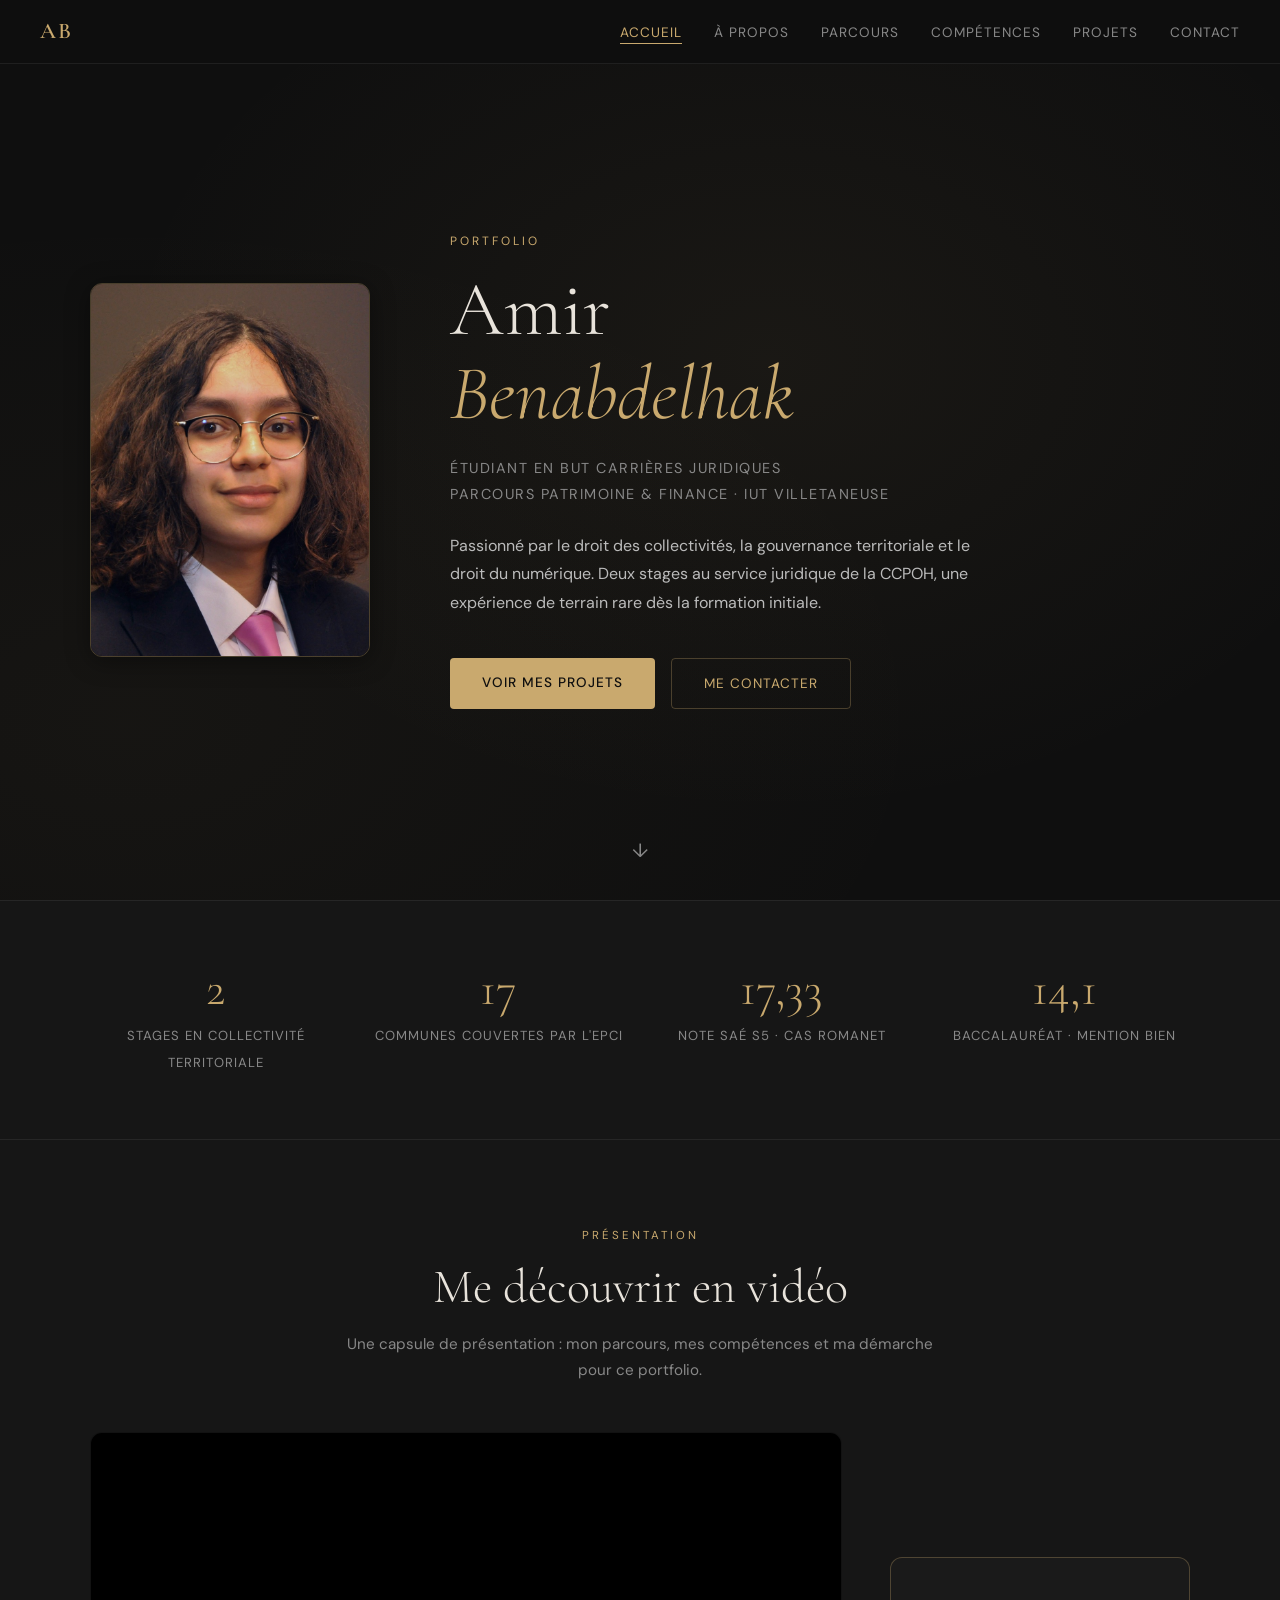
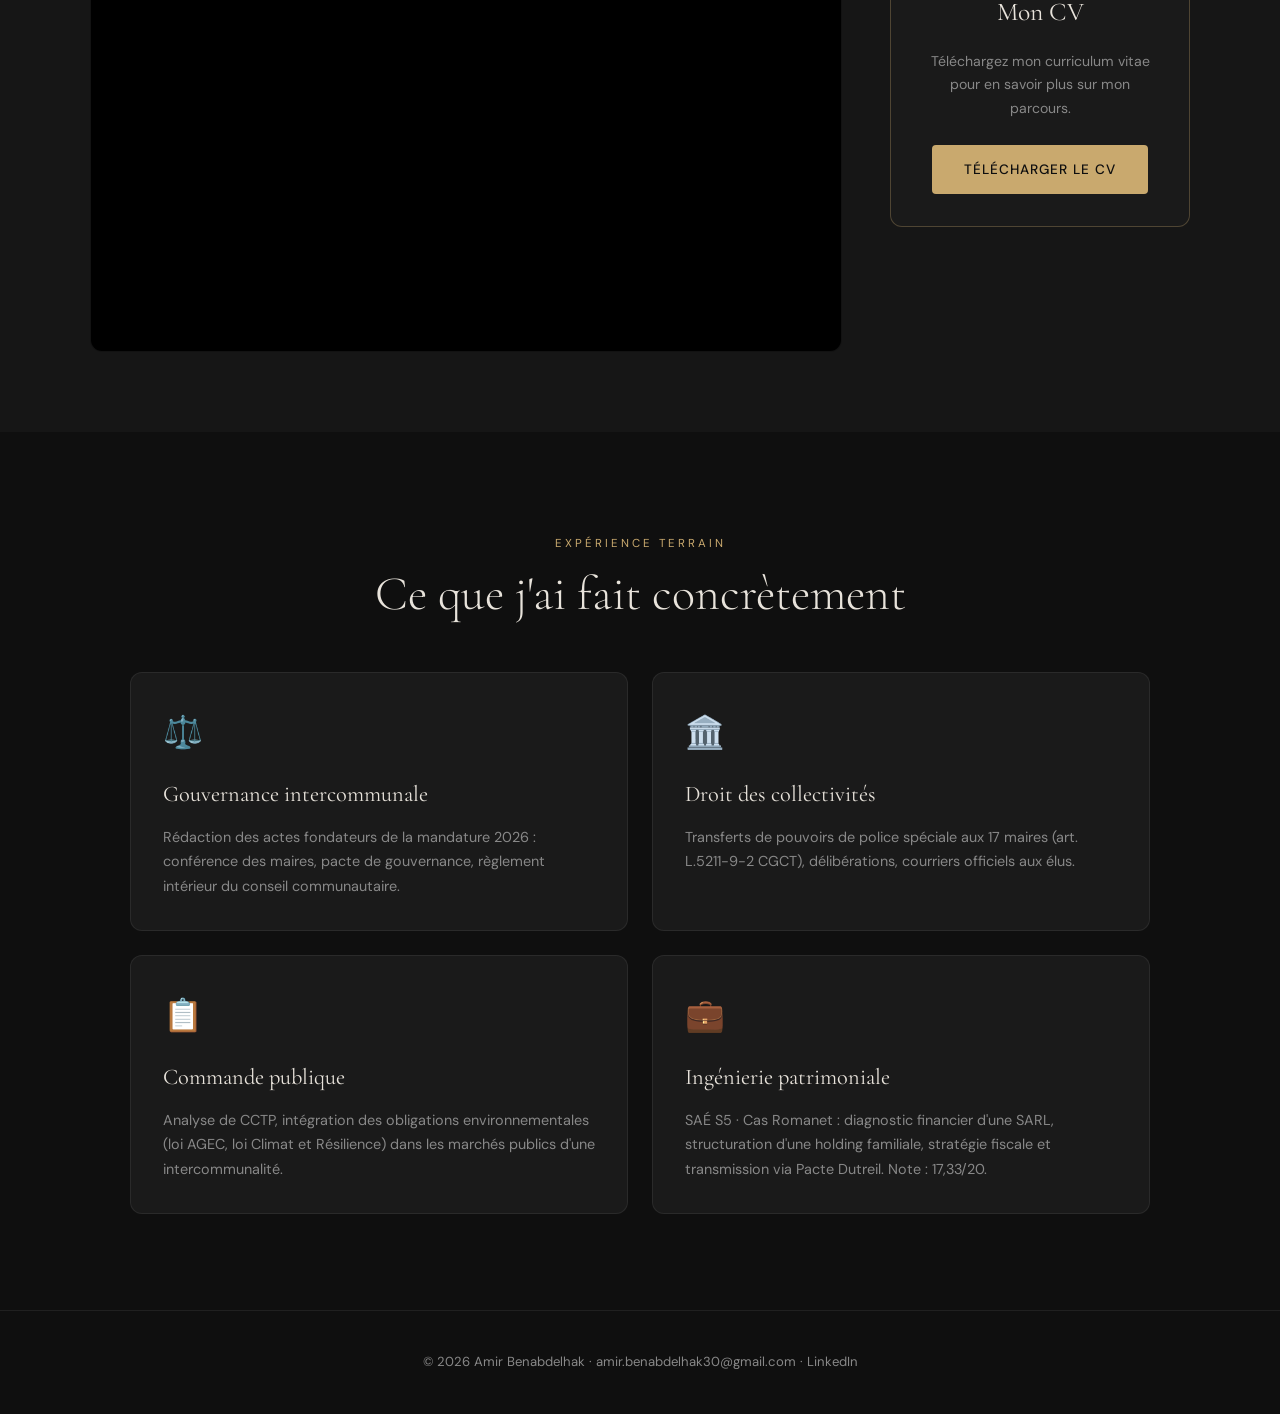
<file: index.html>
<!DOCTYPE html>
<html lang="fr">
<head>
  <meta charset="UTF-8">
  <meta name="viewport" content="width=device-width, initial-scale=1.0">
  <title>Amir Benabdelhak · Portfolio</title>
  <link rel="preconnect" href="https://fonts.googleapis.com">
  <link rel="preconnect" href="https://fonts.gstatic.com" crossorigin>
  <link href="https://fonts.googleapis.com/css2?family=Cormorant+Garamond:ital,wght@0,300;0,400;0,600;1,300;1,400&family=DM+Sans:wght@300;400;500&display=swap" rel="stylesheet">
  <link rel="stylesheet" href="style.css">
</head>
<body>

  <!-- NAV -->
  <nav id="navbar">
    <div class="nav-logo">AB</div>
    <ul class="nav-links">
      <li><a href="index.html" class="active">Accueil</a></li>
      <li><a href="apropos.html">À propos</a></li>
      <li><a href="parcours.html">Parcours</a></li>
      <li><a href="competences.html">Compétences</a></li>
      <li><a href="projets.html">Projets</a></li>
      <li><a href="contact.html">Contact</a></li>
    </ul>
    <button class="nav-toggle" onclick="toggleMenu()">☰</button>
  </nav>

  <!-- HERO -->
  <section class="hero">
    <div class="hero-bg"></div>
    <div class="hero-content">
      <div class="hero-photo-wrap">
        <img src="images/photo_pro.jpg" alt="Amir Benabdelhak" class="hero-photo" onerror="this.style.display='none'; this.nextElementSibling.style.display='flex'">
        <div class="photo-placeholder" style="display:none">AB</div>
      </div>
      <div class="hero-text">
        <p class="hero-eyebrow">Portfolio</p>
        <h1 class="hero-name">Amir<br><em>Benabdelhak</em></h1>
        <p class="hero-subtitle">Étudiant en BUT Carrières Juridiques<br>Parcours Patrimoine & Finance · IUT Villetaneuse</p>
        <p class="hero-desc">Passionné par le droit des collectivités, la gouvernance territoriale et le droit du numérique. Deux stages au service juridique de la CCPOH, une expérience de terrain rare dès la formation initiale.</p>
        <div class="hero-cta">
          <a href="projets.html" class="btn-primary">Voir mes projets</a>
          <a href="contact.html" class="btn-secondary">Me contacter</a>
        </div>
      </div>
    </div>
    <div class="hero-scroll">↓</div>
  </section>

  <!-- CHIFFRES CLÉS -->
  <section class="stats">
    <div class="stats-grid">
      <div class="stat-item">
        <span class="stat-number">2</span>
        <span class="stat-label">Stages en collectivité territoriale</span>
      </div>
      <div class="stat-item">
        <span class="stat-number">17</span>
        <span class="stat-label">Communes couvertes par l'EPCI</span>
      </div>
      <div class="stat-item">
        <span class="stat-number">17,33</span>
        <span class="stat-label">Note SAÉ S5 · Cas Romanet</span>
      </div>
      <div class="stat-item">
        <span class="stat-number">14,1</span>
        <span class="stat-label">Baccalauréat · Mention Bien</span>
      </div>
    </div>
  </section>


  <!-- CAPSULE VIDÉO -->
  <section class="video-section">
    <div class="section-header">
      <span class="section-tag">Présentation</span>
      <h2>Me découvrir en vidéo</h2>
      <p class="section-intro">Une capsule de présentation : mon parcours, mes compétences et ma démarche pour ce portfolio.</p>
    </div>
    <div class="video-wrapper">
      <div class="video-container">
        <iframe src="https://www.youtube.com/embed/hMD9JGYGDBg" title="Présentation Amir Benabdelhak" frameborder="0" allow="accelerometer; autoplay; clipboard-write; encrypted-media; gyroscope; picture-in-picture" allowfullscreen></iframe>
      </div>
      <div class="video-cv">
        <h3>Mon CV</h3>
        <p>Téléchargez mon curriculum vitae pour en savoir plus sur mon parcours.</p>
        <a href="cv_amir_benabdelhak.pdf" download class="btn-primary">Télécharger le CV</a>
      </div>
    </div>
  </section>

  <!-- APERÇU MISSIONS -->
  <section class="missions-preview">
    <div class="section-header">
      <span class="section-tag">Expérience terrain</span>
      <h2>Ce que j'ai fait concrètement</h2>
    </div>
    <div class="missions-grid">
      <div class="mission-card">
        <span class="mission-icon">⚖️</span>
        <h3>Gouvernance intercommunale</h3>
        <p>Rédaction des actes fondateurs de la mandature 2026 : conférence des maires, pacte de gouvernance, règlement intérieur du conseil communautaire.</p>
      </div>
      <div class="mission-card">
        <span class="mission-icon">🏛️</span>
        <h3>Droit des collectivités</h3>
        <p>Transferts de pouvoirs de police spéciale aux 17 maires (art. L.5211-9-2 CGCT), délibérations, courriers officiels aux élus.</p>
      </div>
      <div class="mission-card">
        <span class="mission-icon">📋</span>
        <h3>Commande publique</h3>
        <p>Analyse de CCTP, intégration des obligations environnementales (loi AGEC, loi Climat et Résilience) dans les marchés publics d'une intercommunalité.</p>
      </div>
      <div class="mission-card">
        <span class="mission-icon">💼</span>
        <h3>Ingénierie patrimoniale</h3>
        <p>SAÉ S5 · Cas Romanet : diagnostic financier d'une SARL, structuration d'une holding familiale, stratégie fiscale et transmission via Pacte Dutreil. Note : 17,33/20.</p>
      </div>
    </div>
  </section>

  <!-- FOOTER -->
  <footer>
    <p>© 2026 Amir Benabdelhak · <a href="mailto:amir.benabdelhak30@gmail.com">amir.benabdelhak30@gmail.com</a> · <a href="https://www.linkedin.com/in/amir-benabdelhak-24921a3b7/" target="_blank">LinkedIn</a></p>
  </footer>

  <script src="script.js"></script>
</body>
</html>
</file>
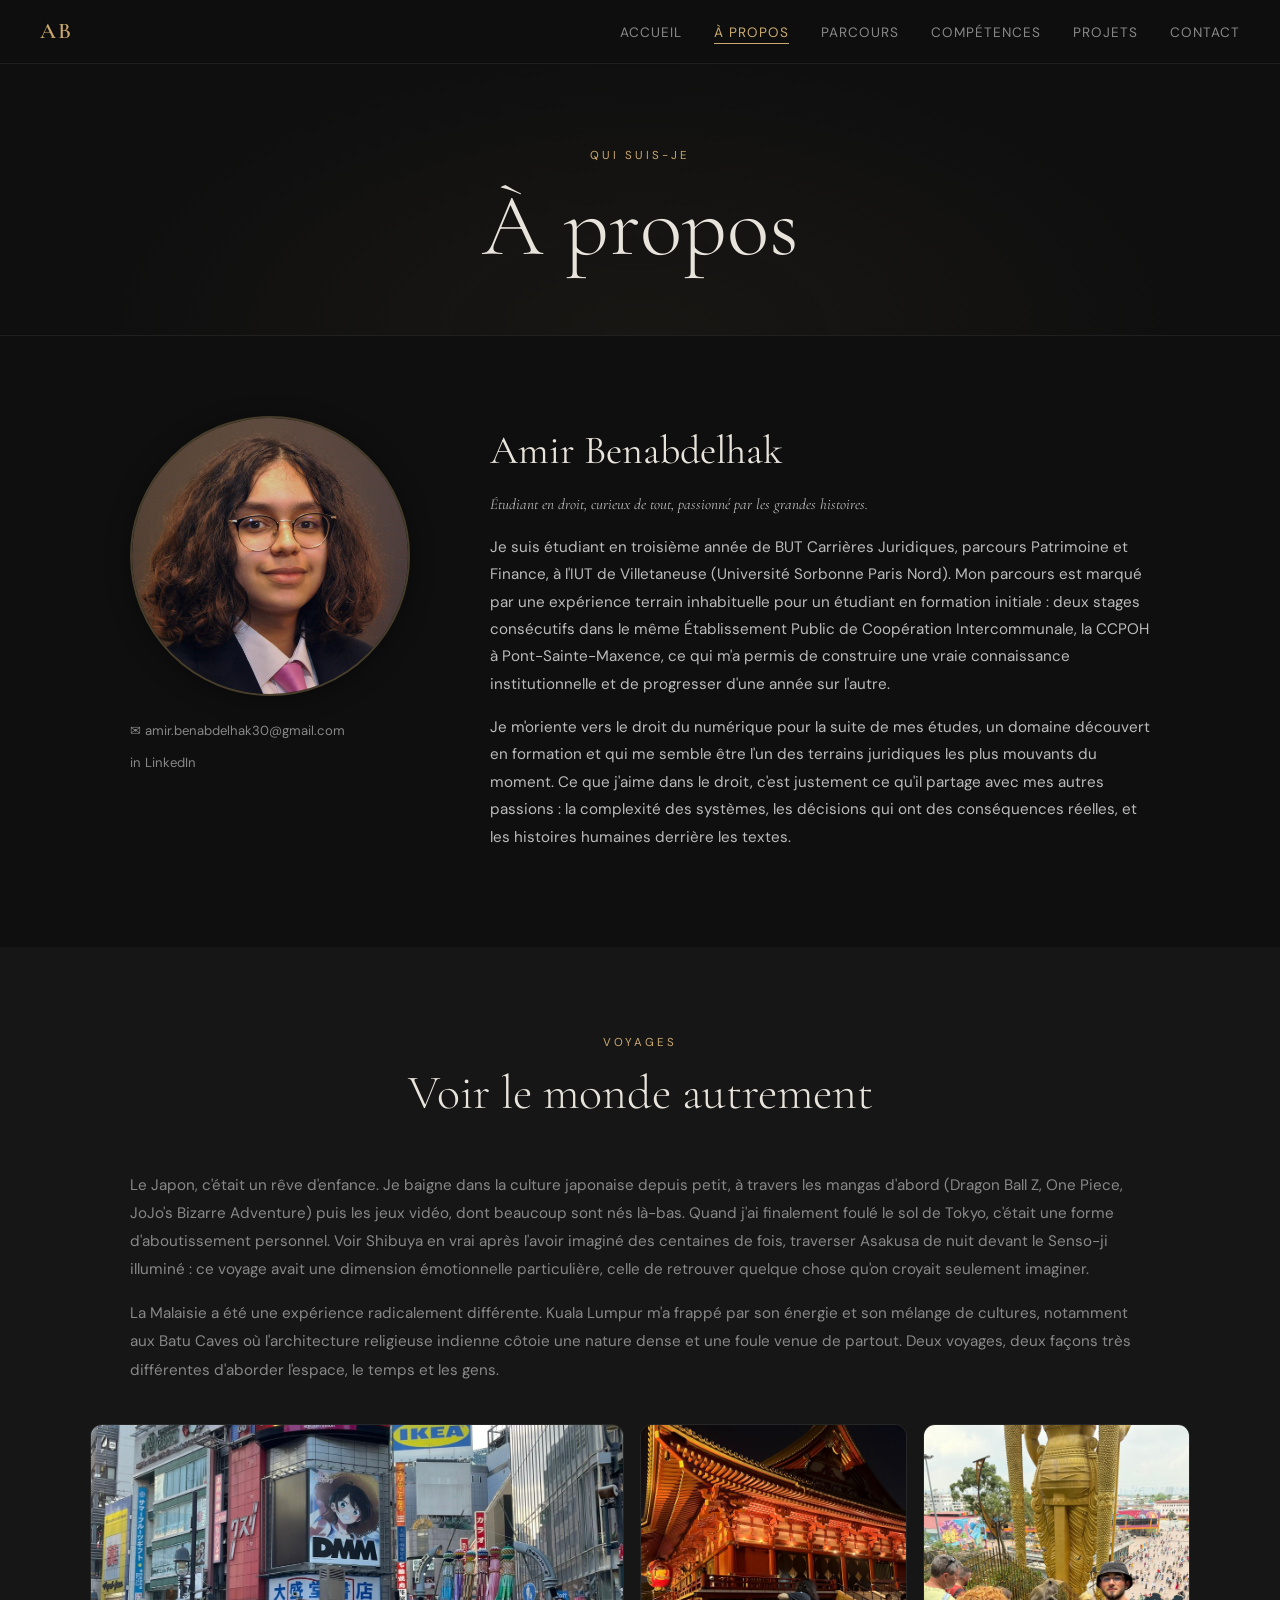
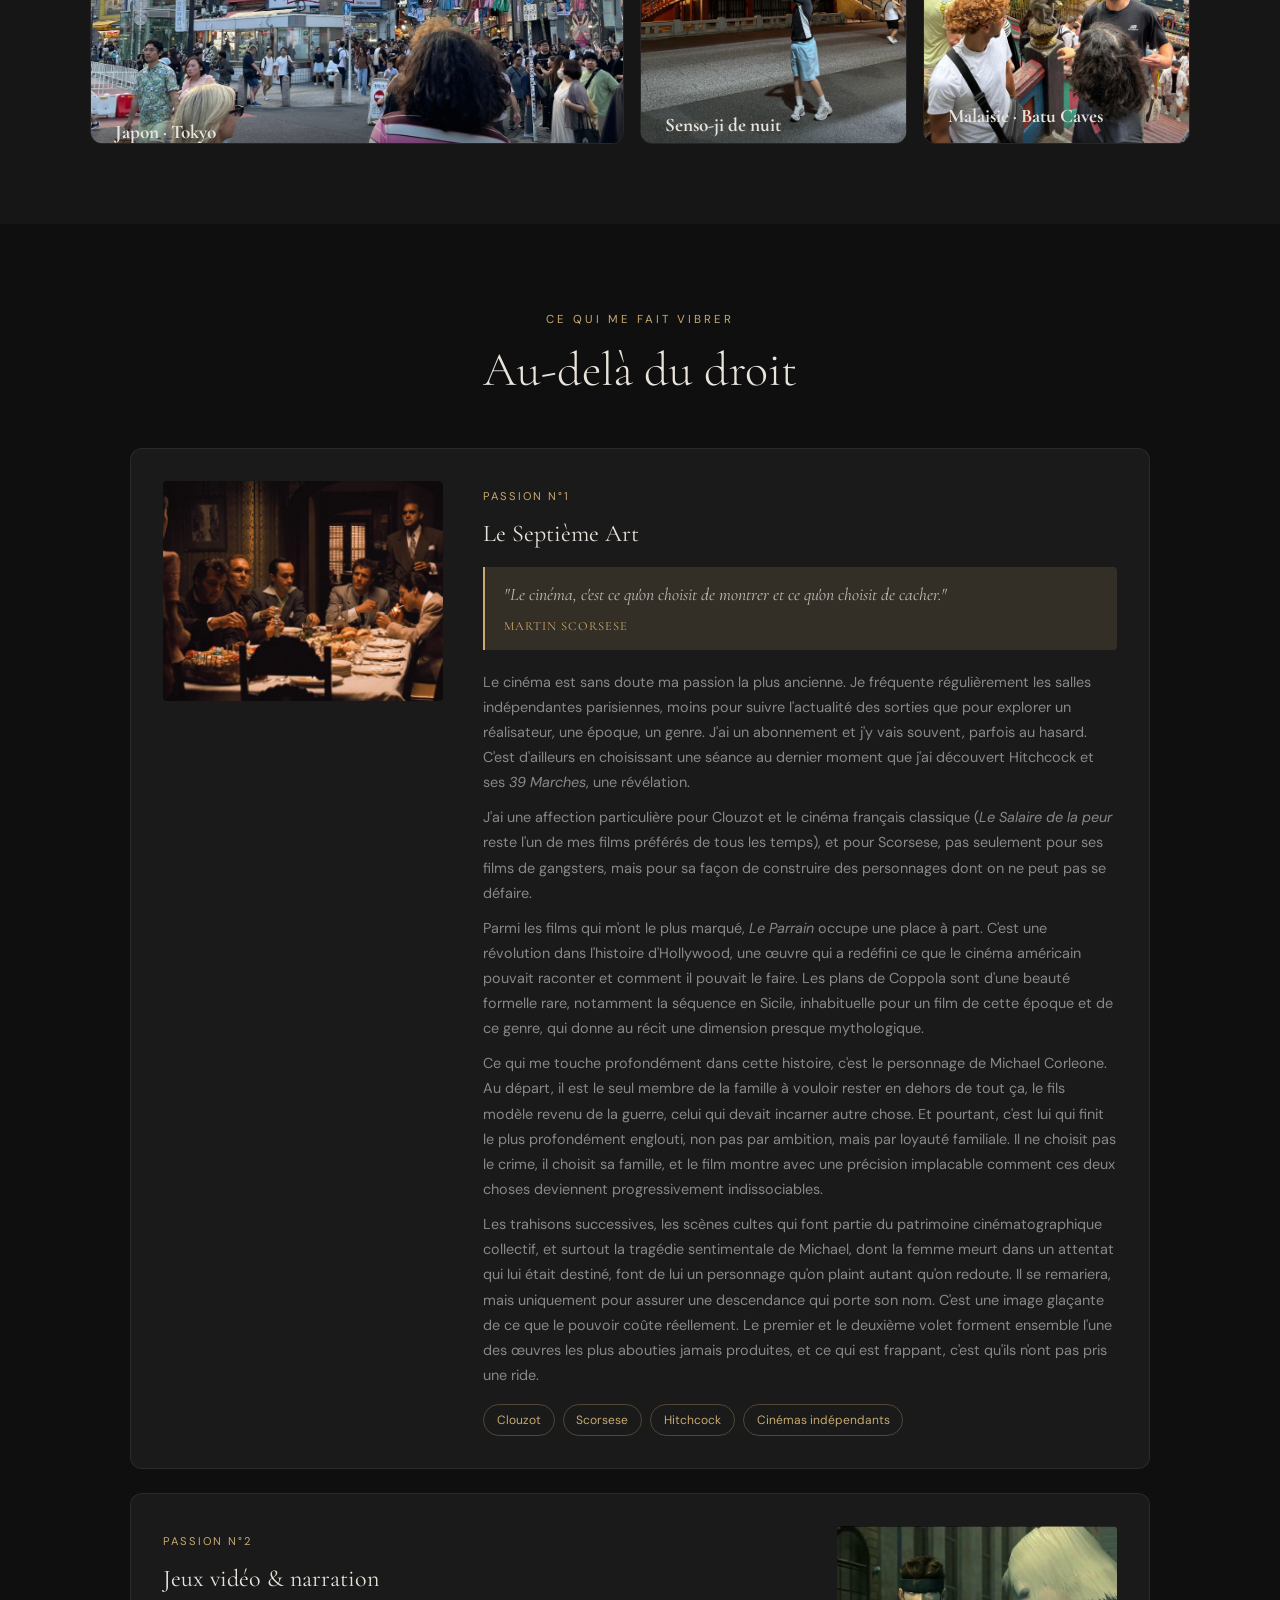
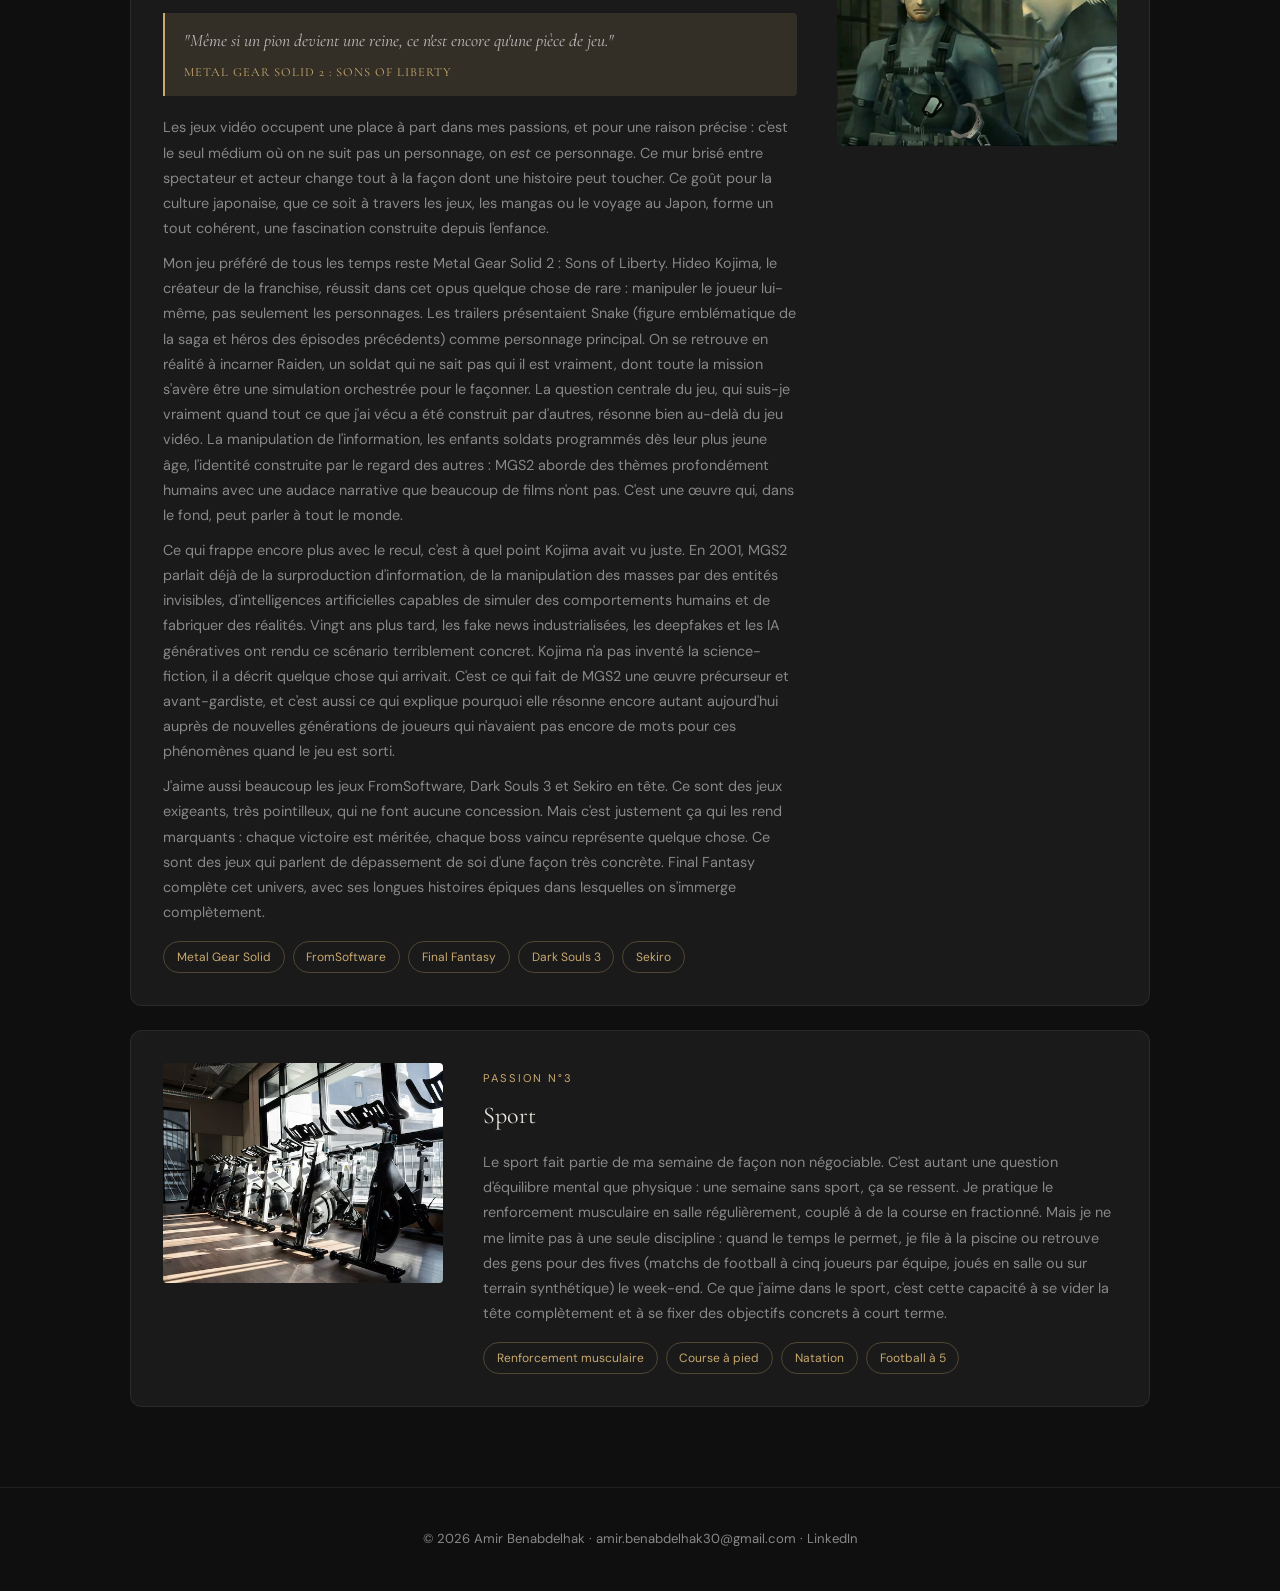
<file: apropos.html>
<!DOCTYPE html>
<html lang="fr">
<head>
  <meta charset="UTF-8">
  <meta name="viewport" content="width=device-width, initial-scale=1.0">
  <title>À propos · Amir Benabdelhak</title>
  <link rel="preconnect" href="https://fonts.googleapis.com">
  <link rel="preconnect" href="https://fonts.gstatic.com" crossorigin>
  <link href="https://fonts.googleapis.com/css2?family=Cormorant+Garamond:ital,wght@0,300;0,400;0,600;1,300;1,400&family=DM+Sans:wght@300;400;500&display=swap" rel="stylesheet">
  <link rel="stylesheet" href="style.css">
</head>
<body>

  <nav id="navbar">
    <div class="nav-logo">AB</div>
    <ul class="nav-links">
      <li><a href="index.html">Accueil</a></li>
      <li><a href="apropos.html" class="active">À propos</a></li>
      <li><a href="parcours.html">Parcours</a></li>
      <li><a href="competences.html">Compétences</a></li>
      <li><a href="projets.html">Projets</a></li>
      <li><a href="contact.html">Contact</a></li>
    </ul>
    <button class="nav-toggle" onclick="toggleMenu()">☰</button>
  </nav>

  <section class="page-hero">
    <span class="section-tag">Qui suis-je</span>
    <h1>À propos</h1>
  </section>

  <!-- INTRO -->
  <section class="about-intro">
    <div class="about-grid">
      <div class="about-photo-col">
        <img src="images/photo_pro.jpg" alt="Amir Benabdelhak" class="about-photo" onerror="this.style.display='none'; this.nextElementSibling.style.display='flex'">
        <div class="photo-placeholder large" style="display:none">AB</div>
        <div class="about-links">
          <a href="mailto:amir.benabdelhak30@gmail.com" class="about-link">✉ amir.benabdelhak30@gmail.com</a>
          <a href="https://www.linkedin.com/in/amir-benabdelhak-24921a3b7/" target="_blank" class="about-link">in LinkedIn</a>
        </div>
      </div>
      <div class="about-text-col">
        <h2>Amir Benabdelhak</h2>
        <p class="about-tagline"><em>Étudiant en droit, curieux de tout, passionné par les grandes histoires.</em></p>
        <p>Je suis étudiant en troisième année de BUT Carrières Juridiques, parcours Patrimoine et Finance, à l'IUT de Villetaneuse (Université Sorbonne Paris Nord). Mon parcours est marqué par une expérience terrain inhabituelle pour un étudiant en formation initiale : deux stages consécutifs dans le même Établissement Public de Coopération Intercommunale, la CCPOH à Pont-Sainte-Maxence, ce qui m'a permis de construire une vraie connaissance institutionnelle et de progresser d'une année sur l'autre.</p>
        <p>Je m'oriente vers le droit du numérique pour la suite de mes études, un domaine découvert en formation et qui me semble être l'un des terrains juridiques les plus mouvants du moment. Ce que j'aime dans le droit, c'est justement ce qu'il partage avec mes autres passions : la complexité des systèmes, les décisions qui ont des conséquences réelles, et les histoires humaines derrière les textes.</p>
      </div>
    </div>
  </section>

  <!-- VOYAGES -->
  <section class="travels">
    <div class="section-header">
      <span class="section-tag">Voyages</span>
      <h2>Voir le monde autrement</h2>
    </div>
    <div class="travels-text">
      <p>Le Japon, c'était un rêve d'enfance. Je baigne dans la culture japonaise depuis petit, à travers les mangas d'abord (Dragon Ball Z, One Piece, JoJo's Bizarre Adventure) puis les jeux vidéo, dont beaucoup sont nés là-bas. Quand j'ai finalement foulé le sol de Tokyo, c'était une forme d'aboutissement personnel. Voir Shibuya en vrai après l'avoir imaginé des centaines de fois, traverser Asakusa de nuit devant le Senso-ji illuminé : ce voyage avait une dimension émotionnelle particulière, celle de retrouver quelque chose qu'on croyait seulement imaginer.</p>
      <p>La Malaisie a été une expérience radicalement différente. Kuala Lumpur m'a frappé par son énergie et son mélange de cultures, notamment aux Batu Caves où l'architecture religieuse indienne côtoie une nature dense et une foule venue de partout. Deux voyages, deux façons très différentes d'aborder l'espace, le temps et les gens.</p>
    </div>
    <div class="travel-grid">
      <div class="travel-card wide">
        <img src="images/japon_shibuya.jpg" alt="Shibuya, Tokyo" onerror="this.style.background='#1a1a2e'">
        <div class="travel-overlay">
          <h3>Japon · Tokyo</h3>
          <p>Shibuya, Asakusa, l'hypermodernité et le temple côte à côte. Une ville où la tradition et le futur coexistent sans se contredire.</p>
        </div>
      </div>
      <div class="travel-card">
        <img src="images/japon_temple.jpg" alt="Temple Senso-ji, Tokyo" onerror="this.style.background='#2d1b00'">
        <div class="travel-overlay">
          <h3>Senso-ji de nuit</h3>
          <p>Asakusa après minuit. Un silence inhabituellement précieux dans cette ville qui ne dort pas.</p>
        </div>
      </div>
      <div class="travel-card">
        <img src="images/malaisie.jpg" alt="Batu Caves, Kuala Lumpur" onerror="this.style.background='#1a3a1a'">
        <div class="travel-overlay">
          <h3>Malaisie · Batu Caves</h3>
          <p>Kuala Lumpur et ses Batu Caves, un melting-pot culturel fascinant entre Asie du Sud-Est et influences indiennes.</p>
        </div>
      </div>
    </div>
  </section>

  <!-- CENTRES D'INTÉRÊT -->
  <section class="interests">
    <div class="section-header">
      <span class="section-tag">Ce qui me fait vibrer</span>
      <h2>Au-delà du droit</h2>
    </div>
    <div class="interests-grid">

      <!-- CINÉMA -->
      <div class="interest-card featured">
        <div class="interest-img-wrap">
          <img src="images/le_parrain.jpg" alt="Le Parrain" onerror="this.parentElement.style.background='#0d0d0d'">
        </div>
        <div class="interest-content">
          <span class="interest-tag">Passion n°1</span>
          <h3>Le Septième Art</h3>
          <blockquote class="interest-quote">"Le cinéma, c'est ce qu'on choisit de montrer et ce qu'on choisit de cacher." <cite>Martin Scorsese</cite></blockquote>
          <p>Le cinéma est sans doute ma passion la plus ancienne. Je fréquente régulièrement les salles indépendantes parisiennes, moins pour suivre l'actualité des sorties que pour explorer un réalisateur, une époque, un genre. J'ai un abonnement et j'y vais souvent, parfois au hasard. C'est d'ailleurs en choisissant une séance au dernier moment que j'ai découvert Hitchcock et ses <em>39 Marches</em>, une révélation.</p>
          <p>J'ai une affection particulière pour Clouzot et le cinéma français classique (<em>Le Salaire de la peur</em> reste l'un de mes films préférés de tous les temps), et pour Scorsese, pas seulement pour ses films de gangsters, mais pour sa façon de construire des personnages dont on ne peut pas se défaire.</p>
          <p>Parmi les films qui m'ont le plus marqué, <em>Le Parrain</em> occupe une place à part. C'est une révolution dans l'histoire d'Hollywood, une œuvre qui a redéfini ce que le cinéma américain pouvait raconter et comment il pouvait le faire. Les plans de Coppola sont d'une beauté formelle rare, notamment la séquence en Sicile, inhabituelle pour un film de cette époque et de ce genre, qui donne au récit une dimension presque mythologique.</p>
          <p>Ce qui me touche profondément dans cette histoire, c'est le personnage de Michael Corleone. Au départ, il est le seul membre de la famille à vouloir rester en dehors de tout ça, le fils modèle revenu de la guerre, celui qui devait incarner autre chose. Et pourtant, c'est lui qui finit le plus profondément englouti, non pas par ambition, mais par loyauté familiale. Il ne choisit pas le crime, il choisit sa famille, et le film montre avec une précision implacable comment ces deux choses deviennent progressivement indissociables.</p>
          <p>Les trahisons successives, les scènes cultes qui font partie du patrimoine cinématographique collectif, et surtout la tragédie sentimentale de Michael, dont la femme meurt dans un attentat qui lui était destiné, font de lui un personnage qu'on plaint autant qu'on redoute. Il se remariera, mais uniquement pour assurer une descendance qui porte son nom. C'est une image glaçante de ce que le pouvoir coûte réellement. Le premier et le deuxième volet forment ensemble l'une des œuvres les plus abouties jamais produites, et ce qui est frappant, c'est qu'ils n'ont pas pris une ride.</p>
          <div class="interest-tags">
            <span>Clouzot</span><span>Scorsese</span><span>Hitchcock</span><span>Cinémas indépendants</span>
          </div>
        </div>
      </div>

      <!-- JEUX VIDÉO -->
      <div class="interest-card featured reverse">
        <div class="interest-img-wrap">
          <img src="images/mgs2.png" alt="Metal Gear Solid 2" onerror="this.parentElement.style.background='#0d1a0d'">
        </div>
        <div class="interest-content">
          <span class="interest-tag">Passion n°2</span>
          <h3>Jeux vidéo &amp; narration</h3>
          <blockquote class="interest-quote">"Même si un pion devient une reine, ce n'est encore qu'une pièce de jeu." <cite>Metal Gear Solid 2 : Sons of Liberty</cite></blockquote>
          <p>Les jeux vidéo occupent une place à part dans mes passions, et pour une raison précise : c'est le seul médium où on ne suit pas un personnage, on <em>est</em> ce personnage. Ce mur brisé entre spectateur et acteur change tout à la façon dont une histoire peut toucher. Ce goût pour la culture japonaise, que ce soit à travers les jeux, les mangas ou le voyage au Japon, forme un tout cohérent, une fascination construite depuis l'enfance.</p>
          <p>Mon jeu préféré de tous les temps reste Metal Gear Solid 2 : Sons of Liberty. Hideo Kojima, le créateur de la franchise, réussit dans cet opus quelque chose de rare : manipuler le joueur lui-même, pas seulement les personnages. Les trailers présentaient Snake (figure emblématique de la saga et héros des épisodes précédents) comme personnage principal. On se retrouve en réalité à incarner Raiden, un soldat qui ne sait pas qui il est vraiment, dont toute la mission s'avère être une simulation orchestrée pour le façonner. La question centrale du jeu, qui suis-je vraiment quand tout ce que j'ai vécu a été construit par d'autres, résonne bien au-delà du jeu vidéo. La manipulation de l'information, les enfants soldats programmés dès leur plus jeune âge, l'identité construite par le regard des autres : MGS2 aborde des thèmes profondément humains avec une audace narrative que beaucoup de films n'ont pas. C'est une œuvre qui, dans le fond, peut parler à tout le monde.</p>
          <p>Ce qui frappe encore plus avec le recul, c'est à quel point Kojima avait vu juste. En 2001, MGS2 parlait déjà de la surproduction d'information, de la manipulation des masses par des entités invisibles, d'intelligences artificielles capables de simuler des comportements humains et de fabriquer des réalités. Vingt ans plus tard, les fake news industrialisées, les deepfakes et les IA génératives ont rendu ce scénario terriblement concret. Kojima n'a pas inventé la science-fiction, il a décrit quelque chose qui arrivait. C'est ce qui fait de MGS2 une œuvre précurseur et avant-gardiste, et c'est aussi ce qui explique pourquoi elle résonne encore autant aujourd'hui auprès de nouvelles générations de joueurs qui n'avaient pas encore de mots pour ces phénomènes quand le jeu est sorti.</p>
          <p>J'aime aussi beaucoup les jeux FromSoftware, Dark Souls 3 et Sekiro en tête. Ce sont des jeux exigeants, très pointilleux, qui ne font aucune concession. Mais c'est justement ça qui les rend marquants : chaque victoire est méritée, chaque boss vaincu représente quelque chose. Ce sont des jeux qui parlent de dépassement de soi d'une façon très concrète. Final Fantasy complète cet univers, avec ses longues histoires épiques dans lesquelles on s'immerge complètement.</p>
          <div class="interest-tags">
            <span>Metal Gear Solid</span><span>FromSoftware</span><span>Final Fantasy</span><span>Dark Souls 3</span><span>Sekiro</span>
          </div>
        </div>
      </div>

      <!-- SPORT -->
      <div class="interest-card featured">
        <div class="interest-img-wrap">
          <img src="images/sport.png" alt="Sport" onerror="this.parentElement.style.background='#0d0d1a'">
        </div>
        <div class="interest-content">
          <span class="interest-tag">Passion n°3</span>
          <h3>Sport</h3>
          <p>Le sport fait partie de ma semaine de façon non négociable. C'est autant une question d'équilibre mental que physique : une semaine sans sport, ça se ressent. Je pratique le renforcement musculaire en salle régulièrement, couplé à de la course en fractionné. Mais je ne me limite pas à une seule discipline : quand le temps le permet, je file à la piscine ou retrouve des gens pour des fives (matchs de football à cinq joueurs par équipe, joués en salle ou sur terrain synthétique) le week-end. Ce que j'aime dans le sport, c'est cette capacité à se vider la tête complètement et à se fixer des objectifs concrets à court terme.</p>
          <div class="interest-tags">
            <span>Renforcement musculaire</span><span>Course à pied</span><span>Natation</span><span>Football à 5</span>
          </div>
        </div>
      </div>

    </div>
  </section>

  <footer>
    <p>© 2026 Amir Benabdelhak · <a href="mailto:amir.benabdelhak30@gmail.com">amir.benabdelhak30@gmail.com</a> · <a href="https://www.linkedin.com/in/amir-benabdelhak-24921a3b7/" target="_blank">LinkedIn</a></p>
  </footer>

  <script src="script.js"></script>
</body>
</html>
</file>
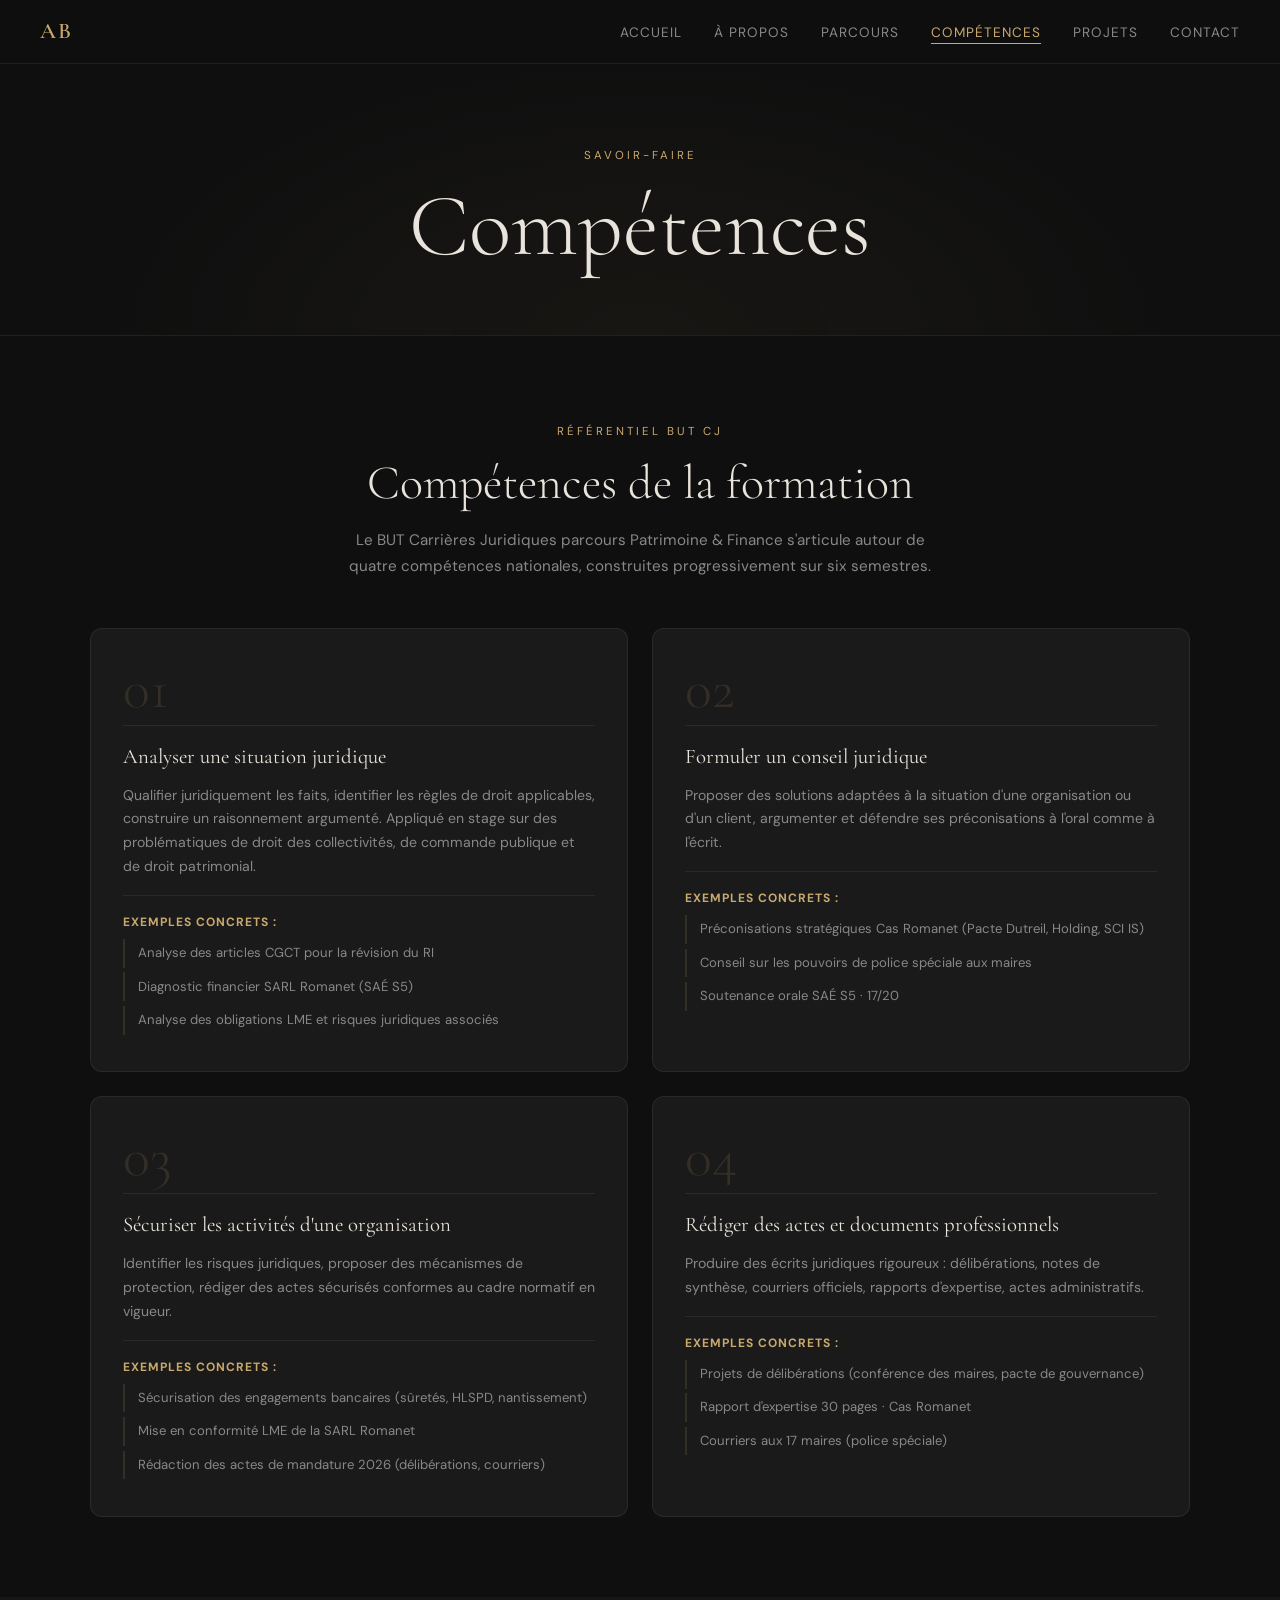
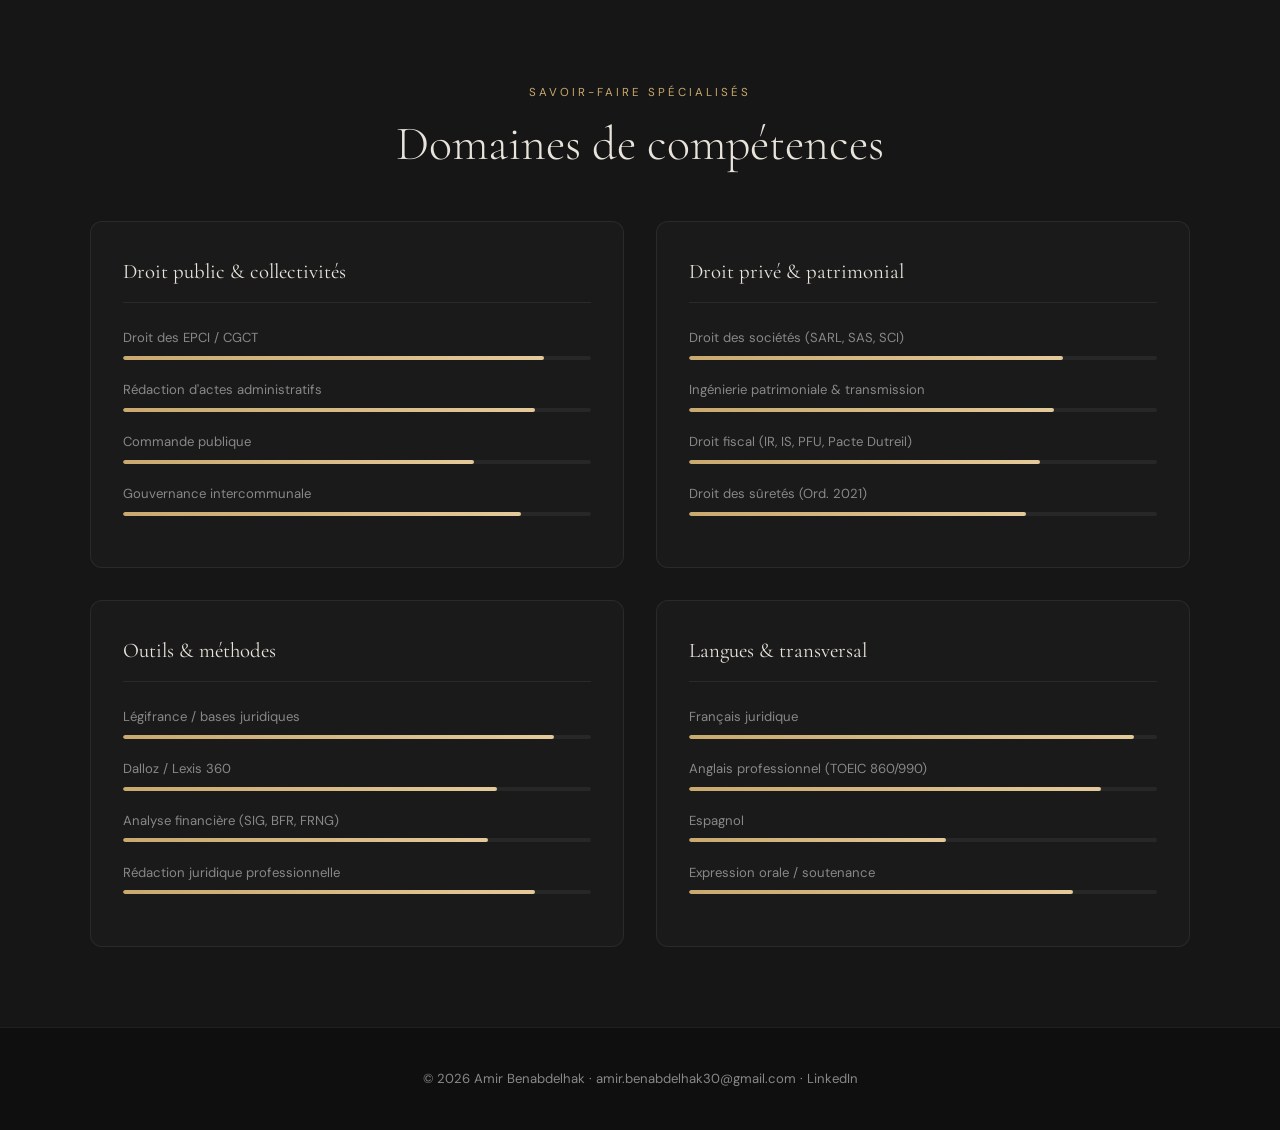
<file: competences.html>
<!DOCTYPE html>
<html lang="fr">
<head>
  <meta charset="UTF-8">
  <meta name="viewport" content="width=device-width, initial-scale=1.0">
  <title>Compétences · Amir Benabdelhak</title>
  <link rel="preconnect" href="https://fonts.googleapis.com">
  <link rel="preconnect" href="https://fonts.gstatic.com" crossorigin>
  <link href="https://fonts.googleapis.com/css2?family=Cormorant+Garamond:ital,wght@0,300;0,400;0,600;1,300;1,400&family=DM+Sans:wght@300;400;500&display=swap" rel="stylesheet">
  <link rel="stylesheet" href="style.css">
</head>
<body>

  <nav id="navbar">
    <div class="nav-logo">AB</div>
    <ul class="nav-links">
      <li><a href="index.html">Accueil</a></li>
      <li><a href="apropos.html">À propos</a></li>
      <li><a href="parcours.html">Parcours</a></li>
      <li><a href="competences.html" class="active">Compétences</a></li>
      <li><a href="projets.html">Projets</a></li>
      <li><a href="contact.html">Contact</a></li>
    </ul>
    <button class="nav-toggle" onclick="toggleMenu()">☰</button>
  </nav>

  <section class="page-hero">
    <span class="section-tag">Savoir-faire</span>
    <h1>Compétences</h1>
  </section>

  <!-- COMPÉTENCES BUT CJ -->
  <section class="skills-section">
    <div class="section-header">
      <span class="section-tag">Référentiel BUT CJ</span>
      <h2>Compétences de la formation</h2>
      <p class="section-intro">Le BUT Carrières Juridiques parcours Patrimoine & Finance s'articule autour de quatre compétences nationales, construites progressivement sur six semestres.</p>
    </div>

    <div class="competences-grid">
      <div class="competence-card">
        <div class="competence-number">01</div>
        <h3>Analyser une situation juridique</h3>
        <p>Qualifier juridiquement les faits, identifier les règles de droit applicables, construire un raisonnement argumenté. Appliqué en stage sur des problématiques de droit des collectivités, de commande publique et de droit patrimonial.</p>
        <div class="competence-examples">
          <strong>Exemples concrets :</strong>
          <span>Analyse des articles CGCT pour la révision du RI</span>
          <span>Diagnostic financier SARL Romanet (SAÉ S5)</span>
          <span>Analyse des obligations LME et risques juridiques associés</span>
        </div>
      </div>

      <div class="competence-card">
        <div class="competence-number">02</div>
        <h3>Formuler un conseil juridique</h3>
        <p>Proposer des solutions adaptées à la situation d'une organisation ou d'un client, argumenter et défendre ses préconisations à l'oral comme à l'écrit.</p>
        <div class="competence-examples">
          <strong>Exemples concrets :</strong>
          <span>Préconisations stratégiques Cas Romanet (Pacte Dutreil, Holding, SCI IS)</span>
          <span>Conseil sur les pouvoirs de police spéciale aux maires</span>
          <span>Soutenance orale SAÉ S5 · 17/20</span>
        </div>
      </div>

      <div class="competence-card">
        <div class="competence-number">03</div>
        <h3>Sécuriser les activités d'une organisation</h3>
        <p>Identifier les risques juridiques, proposer des mécanismes de protection, rédiger des actes sécurisés conformes au cadre normatif en vigueur.</p>
        <div class="competence-examples">
          <strong>Exemples concrets :</strong>
          <span>Sécurisation des engagements bancaires (sûretés, HLSPD, nantissement)</span>
          <span>Mise en conformité LME de la SARL Romanet</span>
          <span>Rédaction des actes de mandature 2026 (délibérations, courriers)</span>
        </div>
      </div>

      <div class="competence-card">
        <div class="competence-number">04</div>
        <h3>Rédiger des actes et documents professionnels</h3>
        <p>Produire des écrits juridiques rigoureux : délibérations, notes de synthèse, courriers officiels, rapports d'expertise, actes administratifs.</p>
        <div class="competence-examples">
          <strong>Exemples concrets :</strong>
          <span>Projets de délibérations (conférence des maires, pacte de gouvernance)</span>
          <span>Rapport d'expertise 30 pages · Cas Romanet</span>
          <span>Courriers aux 17 maires (police spéciale)</span>
        </div>
      </div>
    </div>
  </section>

  <!-- COMPÉTENCES TECHNIQUES -->
  <section class="skills-section alt-bg">
    <div class="section-header">
      <span class="section-tag">Savoir-faire spécialisés</span>
      <h2>Domaines de compétences</h2>
    </div>
    <div class="skills-domains">

      <div class="domain-block">
        <h3>Droit public & collectivités</h3>
        <div class="skill-bars">
          <div class="skill-bar-item">
            <span>Droit des EPCI / CGCT</span>
            <div class="bar"><div class="bar-fill" style="width:90%"></div></div>
          </div>
          <div class="skill-bar-item">
            <span>Rédaction d'actes administratifs</span>
            <div class="bar"><div class="bar-fill" style="width:88%"></div></div>
          </div>
          <div class="skill-bar-item">
            <span>Commande publique</span>
            <div class="bar"><div class="bar-fill" style="width:75%"></div></div>
          </div>
          <div class="skill-bar-item">
            <span>Gouvernance intercommunale</span>
            <div class="bar"><div class="bar-fill" style="width:85%"></div></div>
          </div>
        </div>
      </div>

      <div class="domain-block">
        <h3>Droit privé & patrimonial</h3>
        <div class="skill-bars">
          <div class="skill-bar-item">
            <span>Droit des sociétés (SARL, SAS, SCI)</span>
            <div class="bar"><div class="bar-fill" style="width:80%"></div></div>
          </div>
          <div class="skill-bar-item">
            <span>Ingénierie patrimoniale & transmission</span>
            <div class="bar"><div class="bar-fill" style="width:78%"></div></div>
          </div>
          <div class="skill-bar-item">
            <span>Droit fiscal (IR, IS, PFU, Pacte Dutreil)</span>
            <div class="bar"><div class="bar-fill" style="width:75%"></div></div>
          </div>
          <div class="skill-bar-item">
            <span>Droit des sûretés (Ord. 2021)</span>
            <div class="bar"><div class="bar-fill" style="width:72%"></div></div>
          </div>
        </div>
      </div>

      <div class="domain-block">
        <h3>Outils & méthodes</h3>
        <div class="skill-bars">
          <div class="skill-bar-item">
            <span>Légifrance / bases juridiques</span>
            <div class="bar"><div class="bar-fill" style="width:92%"></div></div>
          </div>
          <div class="skill-bar-item">
            <span>Dalloz / Lexis 360</span>
            <div class="bar"><div class="bar-fill" style="width:80%"></div></div>
          </div>
          <div class="skill-bar-item">
            <span>Analyse financière (SIG, BFR, FRNG)</span>
            <div class="bar"><div class="bar-fill" style="width:78%"></div></div>
          </div>
          <div class="skill-bar-item">
            <span>Rédaction juridique professionnelle</span>
            <div class="bar"><div class="bar-fill" style="width:88%"></div></div>
          </div>
        </div>
      </div>

      <div class="domain-block">
        <h3>Langues & transversal</h3>
        <div class="skill-bars">
          <div class="skill-bar-item">
            <span>Français juridique</span>
            <div class="bar"><div class="bar-fill" style="width:95%"></div></div>
          </div>
          <div class="skill-bar-item">
            <span>Anglais professionnel (TOEIC 860/990)</span>
            <div class="bar"><div class="bar-fill" style="width:88%"></div></div>
          </div>
          <div class="skill-bar-item">
            <span>Espagnol</span>
            <div class="bar"><div class="bar-fill" style="width:55%"></div></div>
          </div>
          <div class="skill-bar-item">
            <span>Expression orale / soutenance</span>
            <div class="bar"><div class="bar-fill" style="width:82%"></div></div>
          </div>
        </div>
      </div>

    </div>
  </section>

  <footer>
    <p>© 2026 Amir Benabdelhak · <a href="mailto:amir.benabdelhak30@gmail.com">amir.benabdelhak30@gmail.com</a> · <a href="https://www.linkedin.com/in/amir-benabdelhak-24921a3b7/" target="_blank">LinkedIn</a></p>
  </footer>

  <script src="script.js"></script>
</body>
</html>
</file>
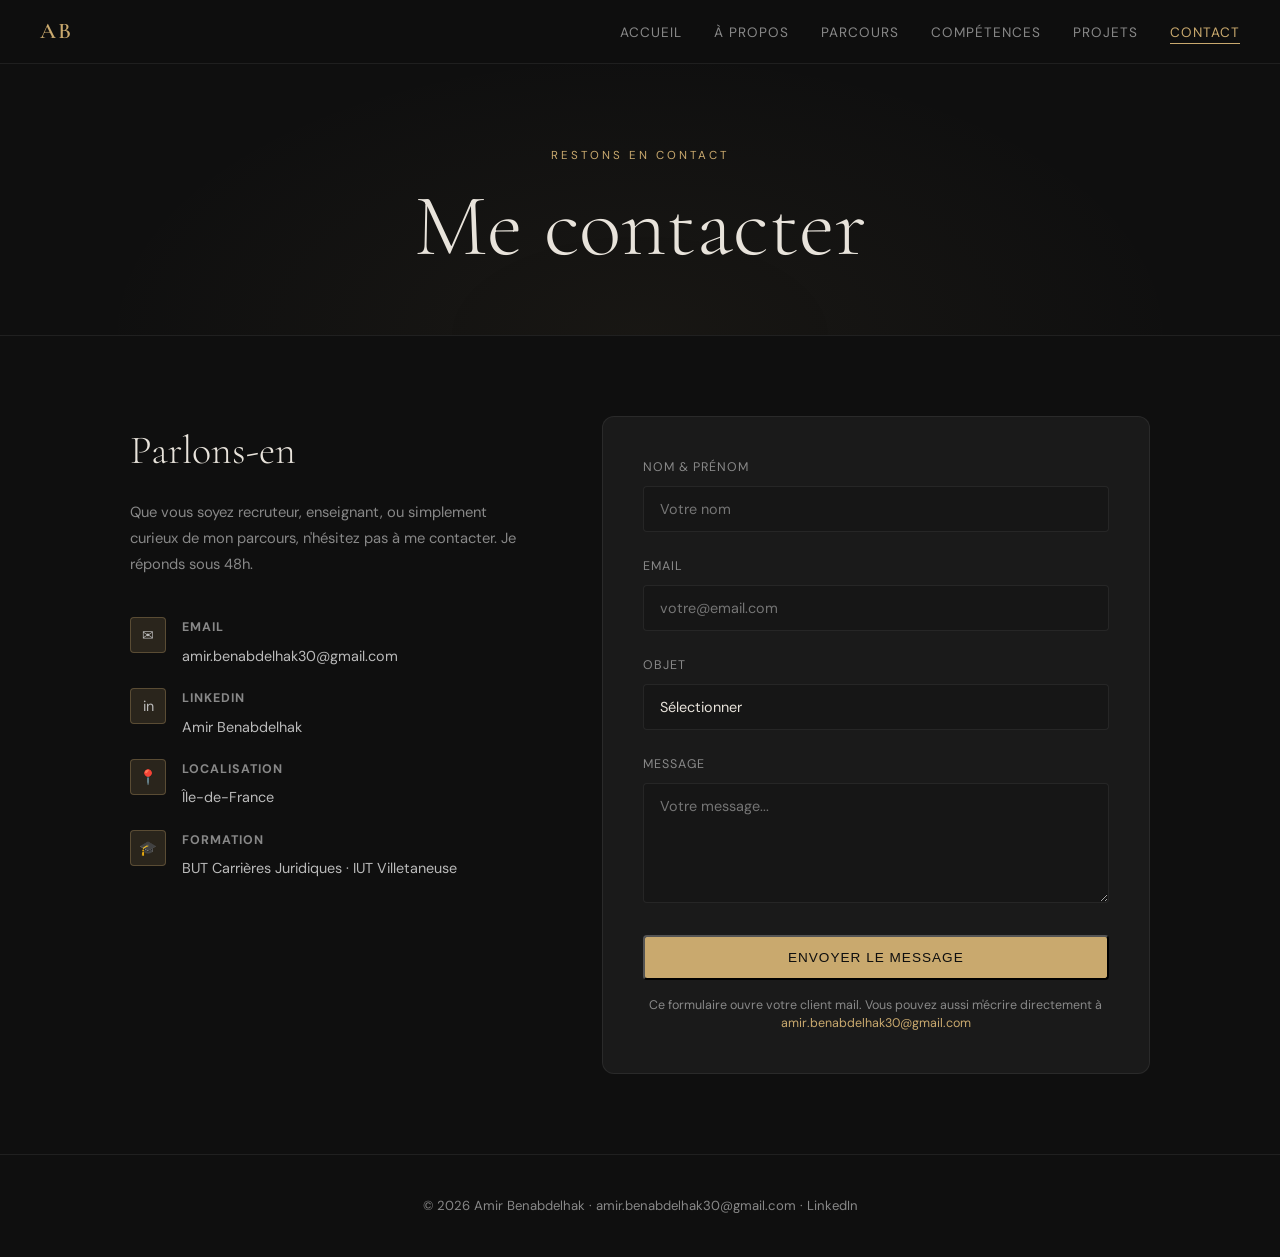
<file: contact.html>
<!DOCTYPE html>
<html lang="fr">
<head>
  <meta charset="UTF-8">
  <meta name="viewport" content="width=device-width, initial-scale=1.0">
  <title>Contact · Amir Benabdelhak</title>
  <link rel="preconnect" href="https://fonts.googleapis.com">
  <link rel="preconnect" href="https://fonts.gstatic.com" crossorigin>
  <link href="https://fonts.googleapis.com/css2?family=Cormorant+Garamond:ital,wght@0,300;0,400;0,600;1,300;1,400&family=DM+Sans:wght@300;400;500&display=swap" rel="stylesheet">
  <link rel="stylesheet" href="style.css">
</head>
<body>

  <nav id="navbar">
    <div class="nav-logo">AB</div>
    <ul class="nav-links">
      <li><a href="index.html">Accueil</a></li>
      <li><a href="apropos.html">À propos</a></li>
      <li><a href="parcours.html">Parcours</a></li>
      <li><a href="competences.html">Compétences</a></li>
      <li><a href="projets.html">Projets</a></li>
      <li><a href="contact.html" class="active">Contact</a></li>
    </ul>
    <button class="nav-toggle" onclick="toggleMenu()">☰</button>
  </nav>

  <section class="page-hero">
    <span class="section-tag">Restons en contact</span>
    <h1>Me contacter</h1>
  </section>

  <section class="contact-section">
    <div class="contact-grid">

      <div class="contact-info">
        <h2>Parlons-en</h2>
        <p>Que vous soyez recruteur, enseignant, ou simplement curieux de mon parcours, n'hésitez pas à me contacter. Je réponds sous 48h.</p>

        <div class="contact-items">
          <div class="contact-item">
            <span class="contact-icon">✉</span>
            <div>
              <strong>Email</strong>
              <a href="mailto:amir.benabdelhak30@gmail.com">amir.benabdelhak30@gmail.com</a>
            </div>
          </div>
          <div class="contact-item">
            <span class="contact-icon">in</span>
            <div>
              <strong>LinkedIn</strong>
              <a href="https://www.linkedin.com/in/amir-benabdelhak-24921a3b7/" target="_blank">Amir Benabdelhak</a>
            </div>
          </div>
          <div class="contact-item">
            <span class="contact-icon">📍</span>
            <div>
              <strong>Localisation</strong>
              <span>Île-de-France</span>
            </div>
          </div>
          <div class="contact-item">
            <span class="contact-icon">🎓</span>
            <div>
              <strong>Formation</strong>
              <span>BUT Carrières Juridiques · IUT Villetaneuse</span>
            </div>
          </div>
        </div>
      </div>

      <div class="contact-form-wrap">
        <form class="contact-form" onsubmit="handleSubmit(event)">
          <div class="form-group">
            <label for="name">Nom & Prénom</label>
            <input type="text" id="name" name="name" placeholder="Votre nom" required>
          </div>
          <div class="form-group">
            <label for="email">Email</label>
            <input type="email" id="email" name="email" placeholder="votre@email.com" required>
          </div>
          <div class="form-group">
            <label for="objet">Objet</label>
            <select id="objet" name="objet">
              <option value="">Sélectionner</option>
              <option value="recrutement">Opportunité professionnelle</option>
              <option value="stage">Proposition de stage</option>
              <option value="formation">Informations formation</option>
              <option value="autre">Autre</option>
            </select>
          </div>
          <div class="form-group">
            <label for="message">Message</label>
            <textarea id="message" name="message" rows="5" placeholder="Votre message..." required></textarea>
          </div>
          <button type="submit" class="btn-primary full-width">Envoyer le message</button>
          <p class="form-note">Ce formulaire ouvre votre client mail. Vous pouvez aussi m'écrire directement à <a href="mailto:amir.benabdelhak30@gmail.com">amir.benabdelhak30@gmail.com</a></p>
        </form>
      </div>

    </div>
  </section>

  <footer>
    <p>© 2026 Amir Benabdelhak · <a href="mailto:amir.benabdelhak30@gmail.com">amir.benabdelhak30@gmail.com</a> · <a href="https://www.linkedin.com/in/amir-benabdelhak-24921a3b7/" target="_blank">LinkedIn</a></p>
  </footer>

  <script src="script.js"></script>
</body>
</html>
</file>
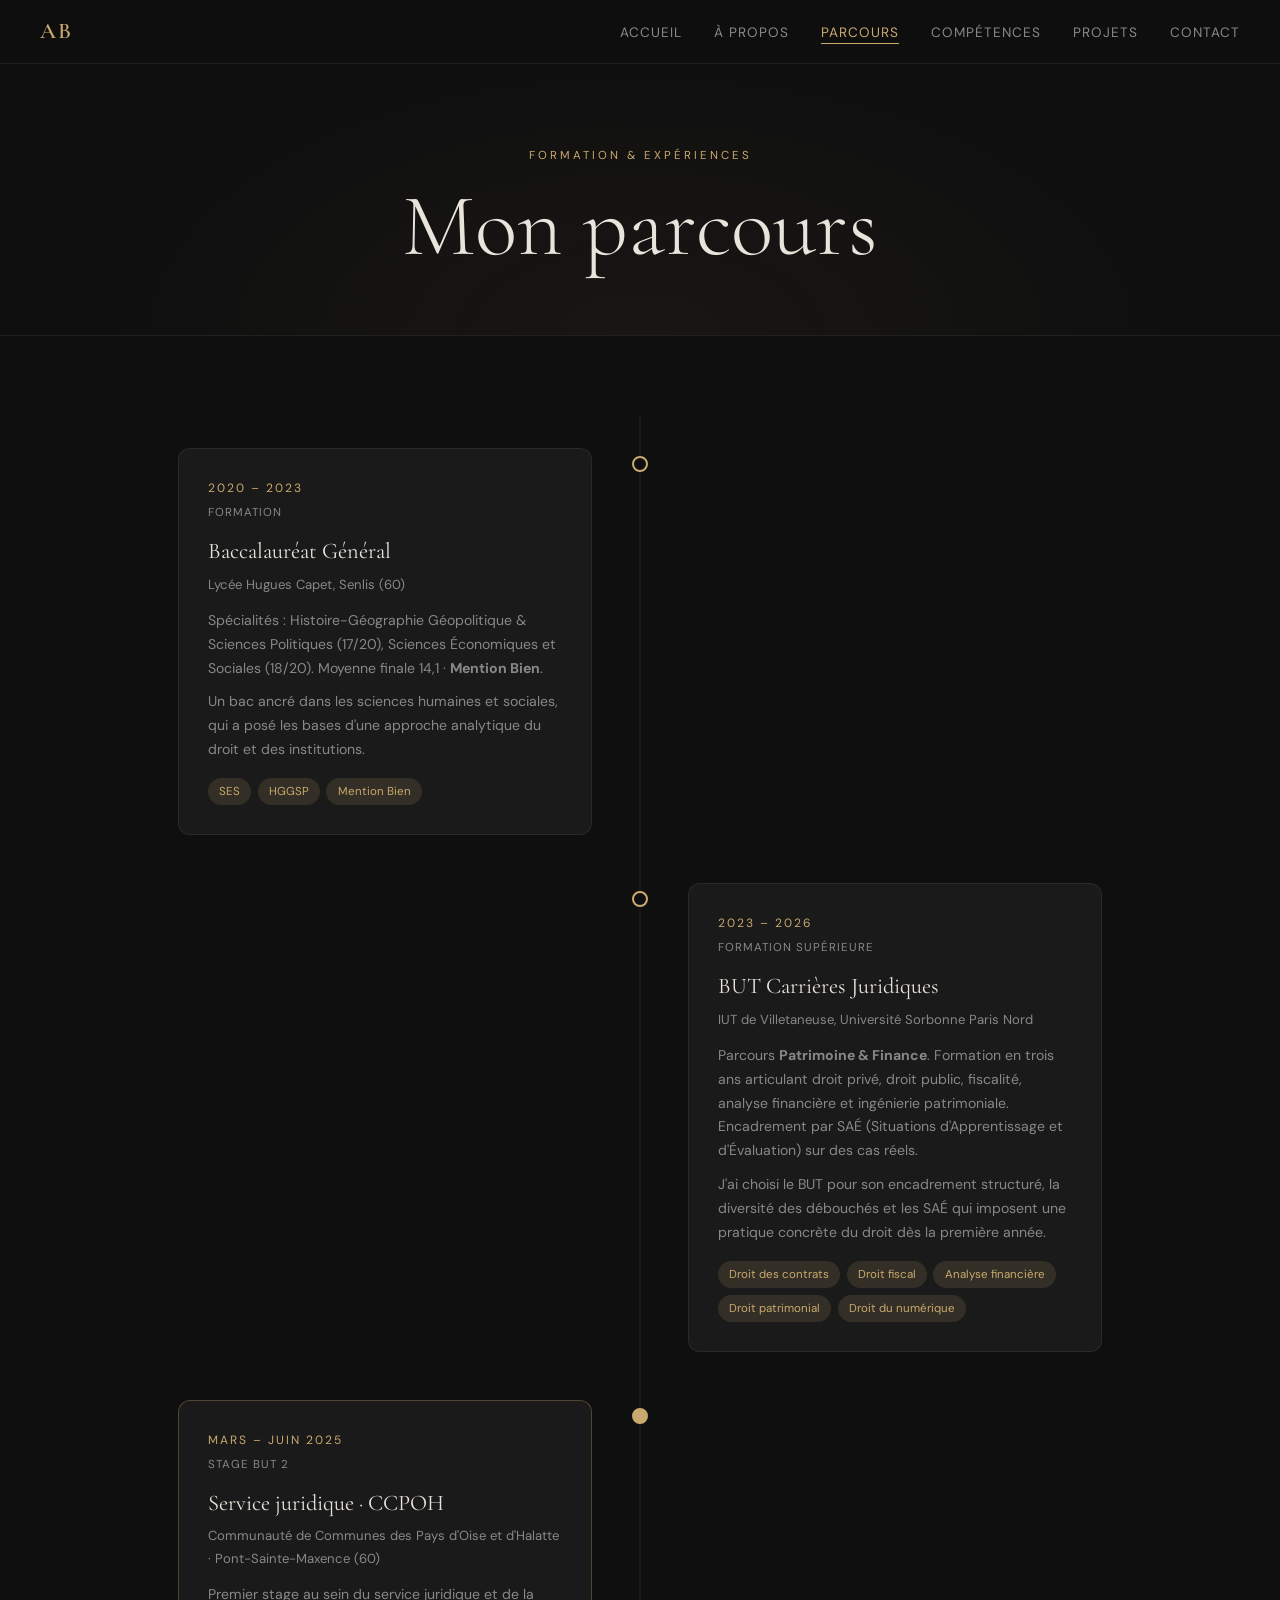
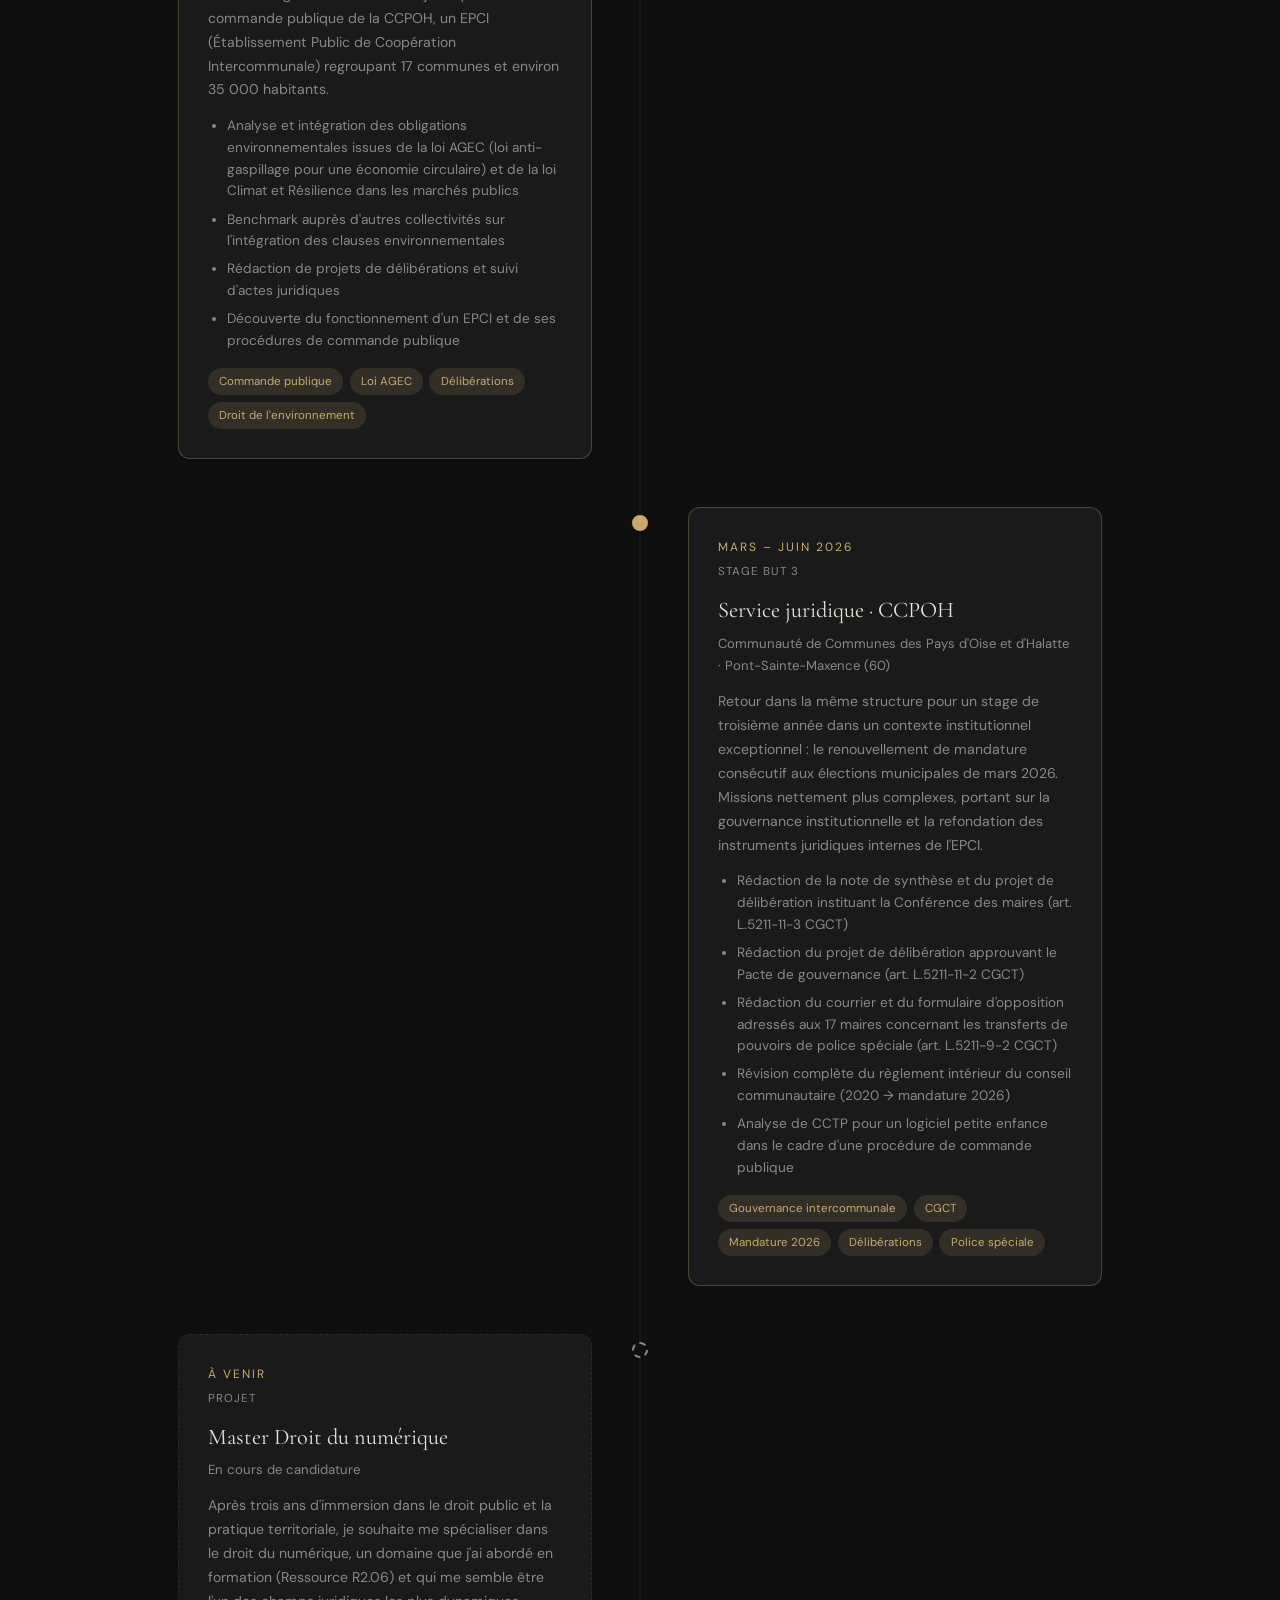
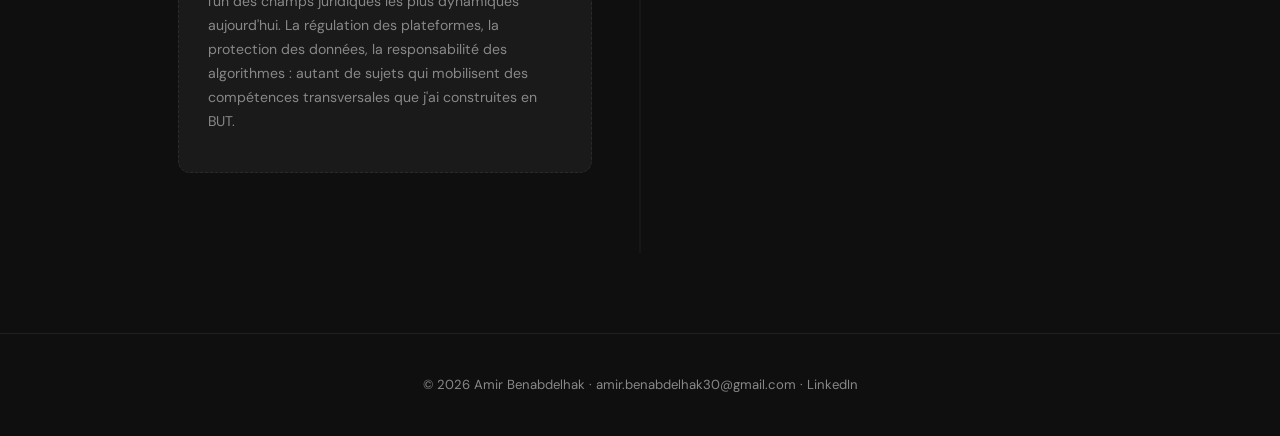
<file: parcours.html>
<!DOCTYPE html>
<html lang="fr">
<head>
  <meta charset="UTF-8">
  <meta name="viewport" content="width=device-width, initial-scale=1.0">
  <title>Parcours · Amir Benabdelhak</title>
  <link rel="preconnect" href="https://fonts.googleapis.com">
  <link rel="preconnect" href="https://fonts.gstatic.com" crossorigin>
  <link href="https://fonts.googleapis.com/css2?family=Cormorant+Garamond:ital,wght@0,300;0,400;0,600;1,300;1,400&family=DM+Sans:wght@300;400;500&display=swap" rel="stylesheet">
  <link rel="stylesheet" href="style.css">
</head>
<body>

  <nav id="navbar">
    <div class="nav-logo">AB</div>
    <ul class="nav-links">
      <li><a href="index.html">Accueil</a></li>
      <li><a href="apropos.html">À propos</a></li>
      <li><a href="parcours.html" class="active">Parcours</a></li>
      <li><a href="competences.html">Compétences</a></li>
      <li><a href="projets.html">Projets</a></li>
      <li><a href="contact.html">Contact</a></li>
    </ul>
    <button class="nav-toggle" onclick="toggleMenu()">☰</button>
  </nav>

  <section class="page-hero">
    <span class="section-tag">Formation & Expériences</span>
    <h1>Mon parcours</h1>
  </section>

  <!-- TIMELINE -->
  <section class="timeline-section">
    <div class="timeline">

      <!-- FORMATION -->
      <div class="timeline-block left">
        <div class="timeline-dot education"></div>
        <div class="timeline-card">
          <span class="timeline-date">2020 – 2023</span>
          <span class="timeline-type">Formation</span>
          <h3>Baccalauréat Général</h3>
          <h4>Lycée Hugues Capet, Senlis (60)</h4>
          <p>Spécialités : Histoire-Géographie Géopolitique & Sciences Politiques (17/20), Sciences Économiques et Sociales (18/20). Moyenne finale 14,1 · <strong>Mention Bien</strong>.</p>
          <p>Un bac ancré dans les sciences humaines et sociales, qui a posé les bases d'une approche analytique du droit et des institutions.</p>
          <div class="timeline-tags">
            <span>SES</span><span>HGGSP</span><span>Mention Bien</span>
          </div>
        </div>
      </div>

      <div class="timeline-block right">
        <div class="timeline-dot education"></div>
        <div class="timeline-card">
          <span class="timeline-date">2023 – 2026</span>
          <span class="timeline-type">Formation supérieure</span>
          <h3>BUT Carrières Juridiques</h3>
          <h4>IUT de Villetaneuse, Université Sorbonne Paris Nord</h4>
          <p>Parcours <strong>Patrimoine & Finance</strong>. Formation en trois ans articulant droit privé, droit public, fiscalité, analyse financière et ingénierie patrimoniale. Encadrement par SAÉ (Situations d'Apprentissage et d'Évaluation) sur des cas réels.</p>
          <p>J'ai choisi le BUT pour son encadrement structuré, la diversité des débouchés et les SAÉ qui imposent une pratique concrète du droit dès la première année.</p>
          <div class="timeline-tags">
            <span>Droit des contrats</span><span>Droit fiscal</span><span>Analyse financière</span><span>Droit patrimonial</span><span>Droit du numérique</span>
          </div>
        </div>
      </div>

      <!-- STAGES -->
      <div class="timeline-block left">
        <div class="timeline-dot internship"></div>
        <div class="timeline-card highlight">
          <span class="timeline-date">Mars – Juin 2025</span>
          <span class="timeline-type">Stage BUT 2</span>
          <h3>Service juridique · CCPOH</h3>
          <h4>Communauté de Communes des Pays d'Oise et d'Halatte · Pont-Sainte-Maxence (60)</h4>
          <p>Premier stage au sein du service juridique et de la commande publique de la CCPOH, un EPCI (Établissement Public de Coopération Intercommunale) regroupant 17 communes et environ 35 000 habitants.</p>
          <ul class="timeline-missions">
            <li>Analyse et intégration des obligations environnementales issues de la loi AGEC (loi anti-gaspillage pour une économie circulaire) et de la loi Climat et Résilience dans les marchés publics</li>
            <li>Benchmark auprès d'autres collectivités sur l'intégration des clauses environnementales</li>
            <li>Rédaction de projets de délibérations et suivi d'actes juridiques</li>
            <li>Découverte du fonctionnement d'un EPCI et de ses procédures de commande publique</li>
          </ul>
          <div class="timeline-tags">
            <span>Commande publique</span><span>Loi AGEC</span><span>Délibérations</span><span>Droit de l'environnement</span>
          </div>
        </div>
      </div>

      <div class="timeline-block right">
        <div class="timeline-dot internship"></div>
        <div class="timeline-card highlight">
          <span class="timeline-date">Mars – Juin 2026</span>
          <span class="timeline-type">Stage BUT 3</span>
          <h3>Service juridique · CCPOH</h3>
          <h4>Communauté de Communes des Pays d'Oise et d'Halatte · Pont-Sainte-Maxence (60)</h4>
          <p>Retour dans la même structure pour un stage de troisième année dans un contexte institutionnel exceptionnel : le renouvellement de mandature consécutif aux élections municipales de mars 2026. Missions nettement plus complexes, portant sur la gouvernance institutionnelle et la refondation des instruments juridiques internes de l'EPCI.</p>
          <ul class="timeline-missions">
            <li>Rédaction de la note de synthèse et du projet de délibération instituant la Conférence des maires (art. L.5211-11-3 CGCT)</li>
            <li>Rédaction du projet de délibération approuvant le Pacte de gouvernance (art. L.5211-11-2 CGCT)</li>
            <li>Rédaction du courrier et du formulaire d'opposition adressés aux 17 maires concernant les transferts de pouvoirs de police spéciale (art. L.5211-9-2 CGCT)</li>
            <li>Révision complète du règlement intérieur du conseil communautaire (2020 → mandature 2026)</li>
            <li>Analyse de CCTP pour un logiciel petite enfance dans le cadre d'une procédure de commande publique</li>
          </ul>
          <div class="timeline-tags">
            <span>Gouvernance intercommunale</span><span>CGCT</span><span>Mandature 2026</span><span>Délibérations</span><span>Police spéciale</span>
          </div>
        </div>
      </div>

      <!-- PERSPECTIVE -->
      <div class="timeline-block left">
        <div class="timeline-dot future"></div>
        <div class="timeline-card future-card">
          <span class="timeline-date">À venir</span>
          <span class="timeline-type">Projet</span>
          <h3>Master Droit du numérique</h3>
          <h4>En cours de candidature</h4>
          <p>Après trois ans d'immersion dans le droit public et la pratique territoriale, je souhaite me spécialiser dans le droit du numérique, un domaine que j'ai abordé en formation (Ressource R2.06) et qui me semble être l'un des champs juridiques les plus dynamiques aujourd'hui. La régulation des plateformes, la protection des données, la responsabilité des algorithmes : autant de sujets qui mobilisent des compétences transversales que j'ai construites en BUT.</p>
        </div>
      </div>

    </div>
  </section>

  <footer>
    <p>© 2026 Amir Benabdelhak · <a href="mailto:amir.benabdelhak30@gmail.com">amir.benabdelhak30@gmail.com</a> · <a href="https://www.linkedin.com/in/amir-benabdelhak-24921a3b7/" target="_blank">LinkedIn</a></p>
  </footer>

  <script src="script.js"></script>
</body>
</html>
</file>
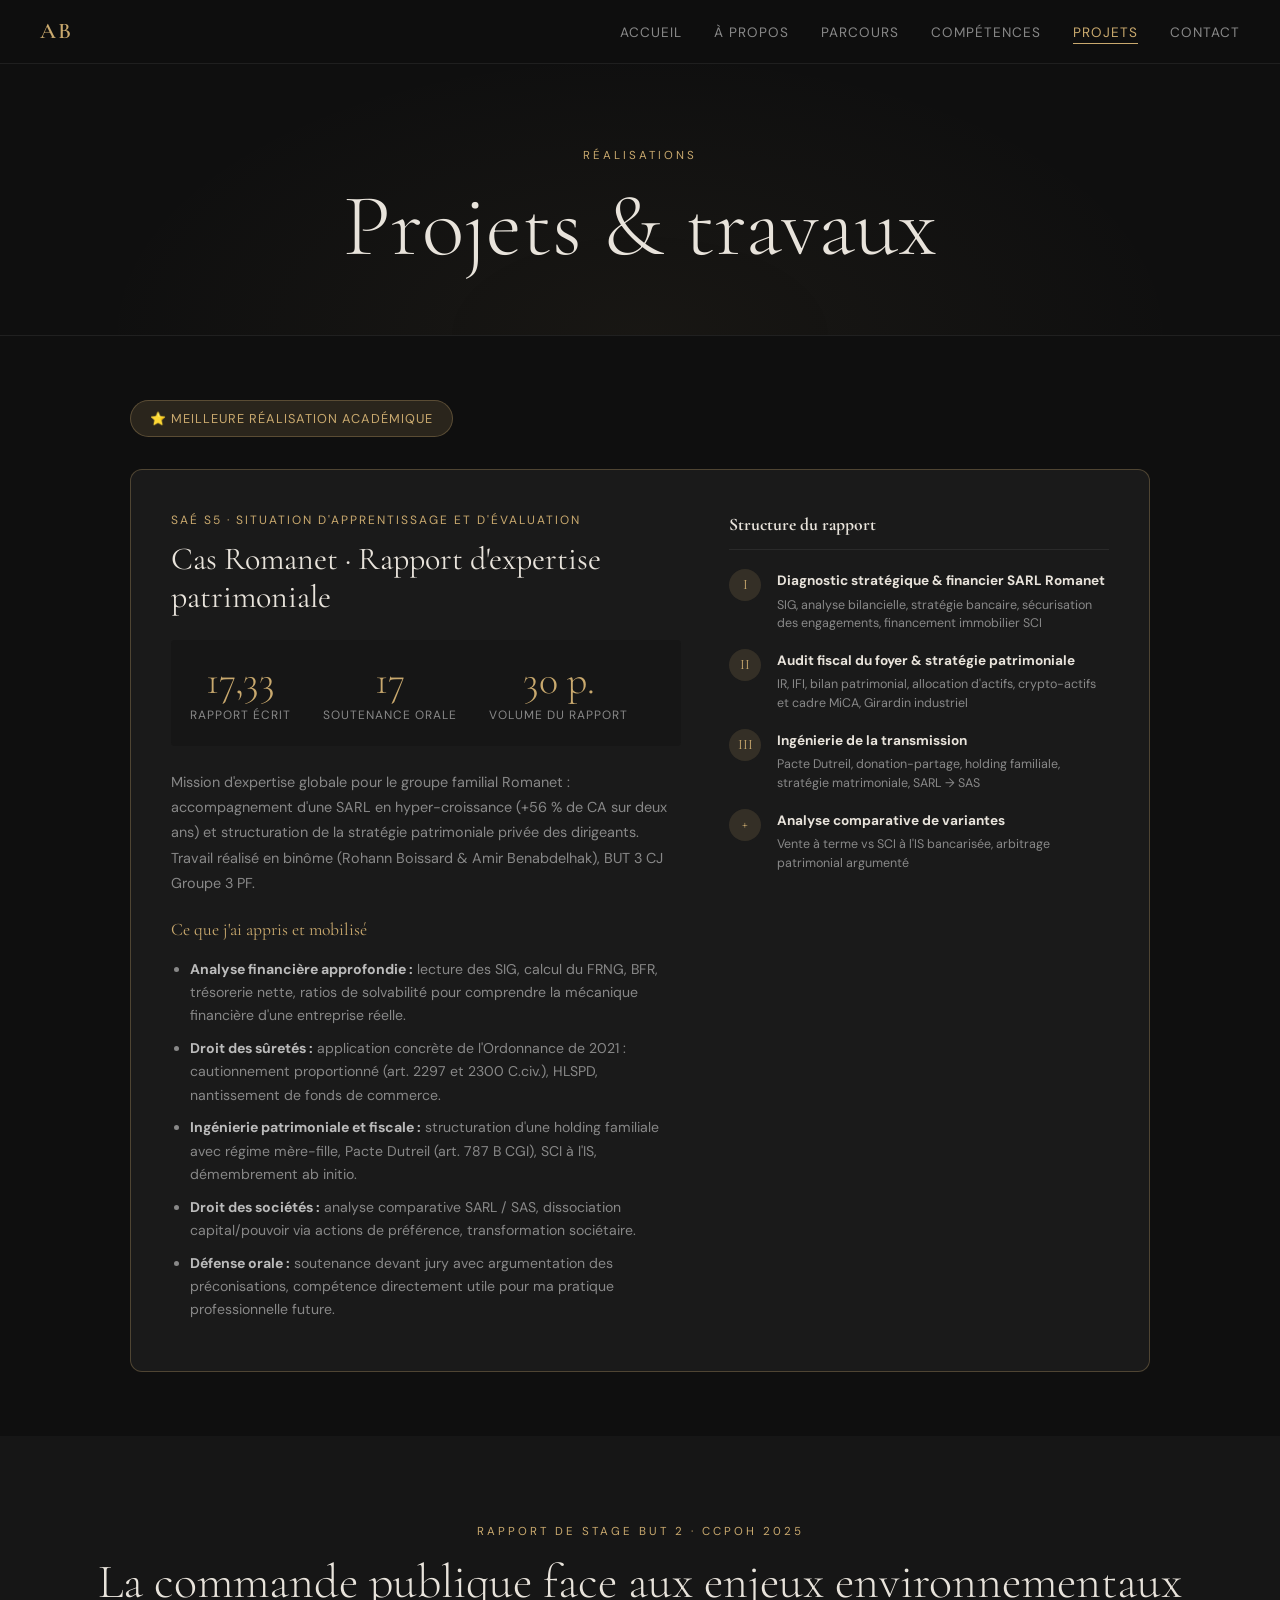
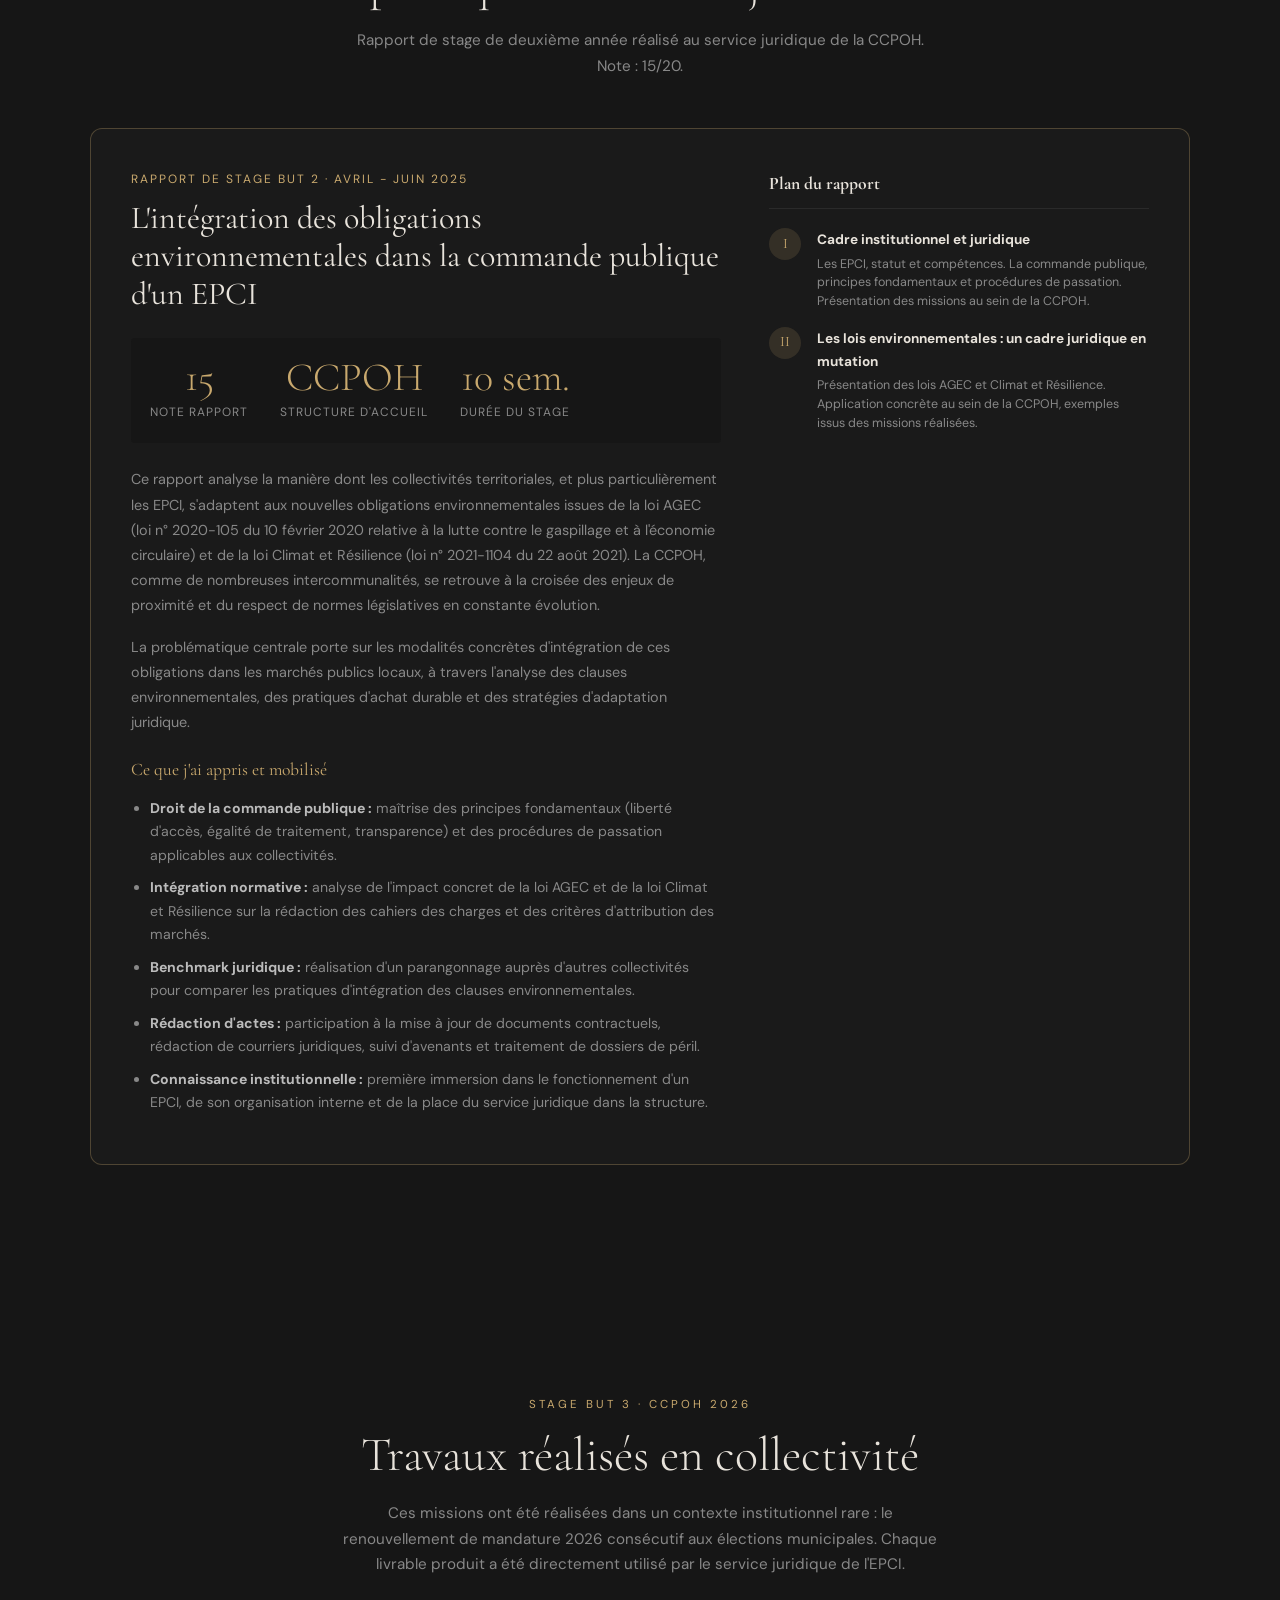
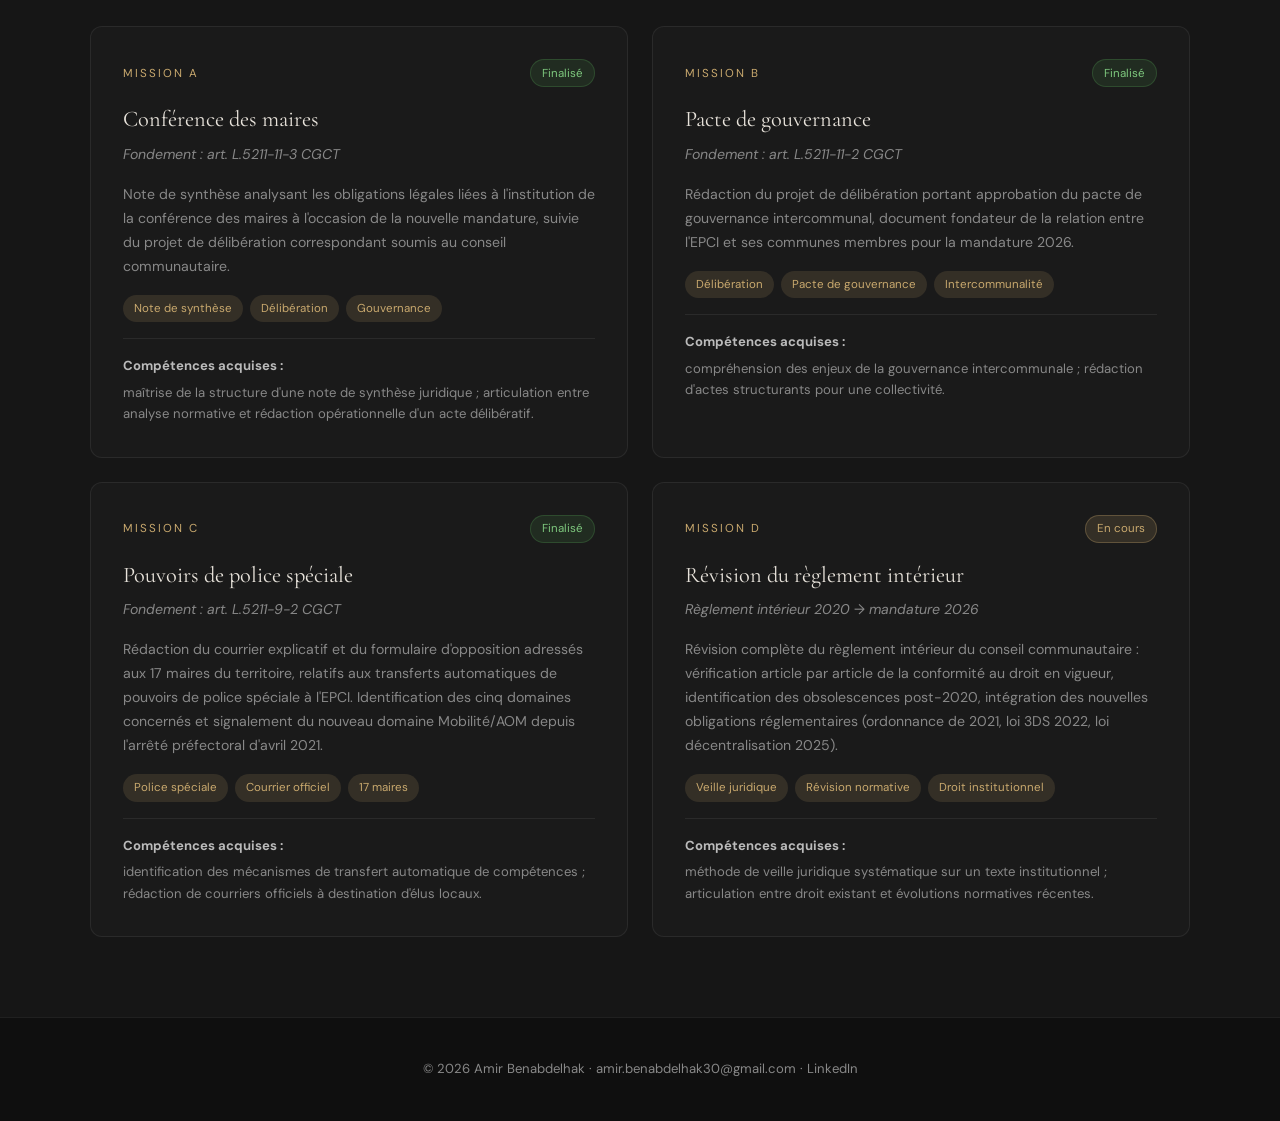
<file: projets.html>
<!DOCTYPE html>
<html lang="fr">
<head>
  <meta charset="UTF-8">
  <meta name="viewport" content="width=device-width, initial-scale=1.0">
  <title>Projets · Amir Benabdelhak</title>
  <link rel="preconnect" href="https://fonts.googleapis.com">
  <link rel="preconnect" href="https://fonts.gstatic.com" crossorigin>
  <link href="https://fonts.googleapis.com/css2?family=Cormorant+Garamond:ital,wght@0,300;0,400;0,600;1,300;1,400&family=DM+Sans:wght@300;400;500&display=swap" rel="stylesheet">
  <link rel="stylesheet" href="style.css">
</head>
<body>

  <nav id="navbar">
    <div class="nav-logo">AB</div>
    <ul class="nav-links">
      <li><a href="index.html">Accueil</a></li>
      <li><a href="apropos.html">À propos</a></li>
      <li><a href="parcours.html">Parcours</a></li>
      <li><a href="competences.html">Compétences</a></li>
      <li><a href="projets.html" class="active">Projets</a></li>
      <li><a href="contact.html">Contact</a></li>
    </ul>
    <button class="nav-toggle" onclick="toggleMenu()">☰</button>
  </nav>

  <section class="page-hero">
    <span class="section-tag">Réalisations</span>
    <h1>Projets & travaux</h1>
  </section>

  <!-- SAÉ PHARE -->
  <section class="project-featured">
    <div class="featured-badge">⭐ Meilleure réalisation académique</div>
    <div class="featured-grid">
      <div class="featured-text">
        <span class="project-type">SAÉ S5 · Situation d'Apprentissage et d'Évaluation</span>
        <h2>Cas Romanet · Rapport d'expertise patrimoniale</h2>
        <div class="project-scores">
          <div class="score-item">
            <span class="score-value">17,33</span>
            <span class="score-label">Rapport écrit</span>
          </div>
          <div class="score-item">
            <span class="score-value">17</span>
            <span class="score-label">Soutenance orale</span>
          </div>
          <div class="score-item">
            <span class="score-value">30 p.</span>
            <span class="score-label">Volume du rapport</span>
          </div>
        </div>
        <p>Mission d'expertise globale pour le groupe familial Romanet : accompagnement d'une SARL en hyper-croissance (+56 % de CA sur deux ans) et structuration de la stratégie patrimoniale privée des dirigeants. Travail réalisé en binôme (Rohann Boissard & Amir Benabdelhak), BUT 3 CJ Groupe 3 PF.</p>
        <h4>Ce que j'ai appris et mobilisé</h4>
        <ul class="project-learnings">
          <li><strong>Analyse financière approfondie :</strong> lecture des SIG, calcul du FRNG, BFR, trésorerie nette, ratios de solvabilité pour comprendre la mécanique financière d'une entreprise réelle.</li>
          <li><strong>Droit des sûretés :</strong> application concrète de l'Ordonnance de 2021 : cautionnement proportionné (art. 2297 et 2300 C.civ.), HLSPD, nantissement de fonds de commerce.</li>
          <li><strong>Ingénierie patrimoniale et fiscale :</strong> structuration d'une holding familiale avec régime mère-fille, Pacte Dutreil (art. 787 B CGI), SCI à l'IS, démembrement ab initio.</li>
          <li><strong>Droit des sociétés :</strong> analyse comparative SARL / SAS, dissociation capital/pouvoir via actions de préférence, transformation sociétaire.</li>
          <li><strong>Défense orale :</strong> soutenance devant jury avec argumentation des préconisations, compétence directement utile pour ma pratique professionnelle future.</li>
        </ul>
      </div>
      <div class="featured-visual">
        <div class="project-structure">
          <h4>Structure du rapport</h4>
          <div class="structure-item">
            <span class="struct-num">I</span>
            <div>
              <strong>Diagnostic stratégique & financier SARL Romanet</strong>
              <p>SIG, analyse bilancielle, stratégie bancaire, sécurisation des engagements, financement immobilier SCI</p>
            </div>
          </div>
          <div class="structure-item">
            <span class="struct-num">II</span>
            <div>
              <strong>Audit fiscal du foyer & stratégie patrimoniale</strong>
              <p>IR, IFI, bilan patrimonial, allocation d'actifs, crypto-actifs et cadre MiCA, Girardin industriel</p>
            </div>
          </div>
          <div class="structure-item">
            <span class="struct-num">III</span>
            <div>
              <strong>Ingénierie de la transmission</strong>
              <p>Pacte Dutreil, donation-partage, holding familiale, stratégie matrimoniale, SARL → SAS</p>
            </div>
          </div>
          <div class="structure-item">
            <span class="struct-num">+</span>
            <div>
              <strong>Analyse comparative de variantes</strong>
              <p>Vente à terme vs SCI à l'IS bancarisée, arbitrage patrimonial argumenté</p>
            </div>
          </div>
        </div>
      </div>
    </div>
  </section>

  <!-- RAPPORT BUT 2 -->
  <section class="stage-projects" style="background: var(--bg-alt);">
    <div class="section-header">
      <span class="section-tag">Rapport de stage BUT 2 · CCPOH 2025</span>
      <h2>La commande publique face aux enjeux environnementaux</h2>
      <p class="section-intro">Rapport de stage de deuxième année réalisé au service juridique de la CCPOH. Note : 15/20.</p>
    </div>
    <div class="featured-grid" style="max-width:1100px; margin: 0 auto 4rem;">
      <div class="featured-text">
        <span class="project-type">Rapport de stage BUT 2 · Avril - Juin 2025</span>
        <h2>L'intégration des obligations environnementales dans la commande publique d'un EPCI</h2>
        <div class="project-scores">
          <div class="score-item">
            <span class="score-value">15</span>
            <span class="score-label">Note rapport</span>
          </div>
          <div class="score-item">
            <span class="score-value">CCPOH</span>
            <span class="score-label">Structure d'accueil</span>
          </div>
          <div class="score-item">
            <span class="score-value">10 sem.</span>
            <span class="score-label">Durée du stage</span>
          </div>
        </div>
        <p>Ce rapport analyse la manière dont les collectivités territoriales, et plus particulièrement les EPCI, s'adaptent aux nouvelles obligations environnementales issues de la loi AGEC (loi n° 2020-105 du 10 février 2020 relative à la lutte contre le gaspillage et à l'économie circulaire) et de la loi Climat et Résilience (loi n° 2021-1104 du 22 août 2021). La CCPOH, comme de nombreuses intercommunalités, se retrouve à la croisée des enjeux de proximité et du respect de normes législatives en constante évolution.</p>
        <p>La problématique centrale porte sur les modalités concrètes d'intégration de ces obligations dans les marchés publics locaux, à travers l'analyse des clauses environnementales, des pratiques d'achat durable et des stratégies d'adaptation juridique.</p>
        <h4>Ce que j'ai appris et mobilisé</h4>
        <ul class="project-learnings">
          <li><strong>Droit de la commande publique :</strong> maîtrise des principes fondamentaux (liberté d'accès, égalité de traitement, transparence) et des procédures de passation applicables aux collectivités.</li>
          <li><strong>Intégration normative :</strong> analyse de l'impact concret de la loi AGEC et de la loi Climat et Résilience sur la rédaction des cahiers des charges et des critères d'attribution des marchés.</li>
          <li><strong>Benchmark juridique :</strong> réalisation d'un parangonnage auprès d'autres collectivités pour comparer les pratiques d'intégration des clauses environnementales.</li>
          <li><strong>Rédaction d'actes :</strong> participation à la mise à jour de documents contractuels, rédaction de courriers juridiques, suivi d'avenants et traitement de dossiers de péril.</li>
          <li><strong>Connaissance institutionnelle :</strong> première immersion dans le fonctionnement d'un EPCI, de son organisation interne et de la place du service juridique dans la structure.</li>
        </ul>
      </div>
      <div class="featured-visual">
        <div class="project-structure">
          <h4>Plan du rapport</h4>
          <div class="structure-item">
            <span class="struct-num">I</span>
            <div>
              <strong>Cadre institutionnel et juridique</strong>
              <p>Les EPCI, statut et compétences. La commande publique, principes fondamentaux et procédures de passation. Présentation des missions au sein de la CCPOH.</p>
            </div>
          </div>
          <div class="structure-item">
            <span class="struct-num">II</span>
            <div>
              <strong>Les lois environnementales : un cadre juridique en mutation</strong>
              <p>Présentation des lois AGEC et Climat et Résilience. Application concrète au sein de la CCPOH, exemples issus des missions réalisées.</p>
            </div>
          </div>
        </div>
      </div>
    </div>
  </section>

  <!-- TRAVAUX DE STAGE -->
  <section class="stage-projects">
    <div class="section-header">
      <span class="section-tag">Stage BUT 3 · CCPOH 2026</span>
      <h2>Travaux réalisés en collectivité</h2>
      <p class="section-intro">Ces missions ont été réalisées dans un contexte institutionnel rare : le renouvellement de mandature 2026 consécutif aux élections municipales. Chaque livrable produit a été directement utilisé par le service juridique de l'EPCI.</p>
    </div>

    <div class="projects-grid">

      <div class="project-card">
        <div class="project-card-header">
          <span class="project-label">Mission A</span>
          <span class="project-status done">Finalisé</span>
        </div>
        <h3>Conférence des maires</h3>
        <p class="project-base">Fondement : art. L.5211-11-3 CGCT</p>
        <p>Note de synthèse analysant les obligations légales liées à l'institution de la conférence des maires à l'occasion de la nouvelle mandature, suivie du projet de délibération correspondant soumis au conseil communautaire.</p>
        <div class="project-tags">
          <span>Note de synthèse</span><span>Délibération</span><span>Gouvernance</span>
        </div>
        <div class="project-acquired">
          <strong>Compétences acquises :</strong> maîtrise de la structure d'une note de synthèse juridique ; articulation entre analyse normative et rédaction opérationnelle d'un acte délibératif.
        </div>
      </div>

      <div class="project-card">
        <div class="project-card-header">
          <span class="project-label">Mission B</span>
          <span class="project-status done">Finalisé</span>
        </div>
        <h3>Pacte de gouvernance</h3>
        <p class="project-base">Fondement : art. L.5211-11-2 CGCT</p>
        <p>Rédaction du projet de délibération portant approbation du pacte de gouvernance intercommunal, document fondateur de la relation entre l'EPCI et ses communes membres pour la mandature 2026.</p>
        <div class="project-tags">
          <span>Délibération</span><span>Pacte de gouvernance</span><span>Intercommunalité</span>
        </div>
        <div class="project-acquired">
          <strong>Compétences acquises :</strong> compréhension des enjeux de la gouvernance intercommunale ; rédaction d'actes structurants pour une collectivité.
        </div>
      </div>

      <div class="project-card">
        <div class="project-card-header">
          <span class="project-label">Mission C</span>
          <span class="project-status done">Finalisé</span>
        </div>
        <h3>Pouvoirs de police spéciale</h3>
        <p class="project-base">Fondement : art. L.5211-9-2 CGCT</p>
        <p>Rédaction du courrier explicatif et du formulaire d'opposition adressés aux 17 maires du territoire, relatifs aux transferts automatiques de pouvoirs de police spéciale à l'EPCI. Identification des cinq domaines concernés et signalement du nouveau domaine Mobilité/AOM depuis l'arrêté préfectoral d'avril 2021.</p>
        <div class="project-tags">
          <span>Police spéciale</span><span>Courrier officiel</span><span>17 maires</span>
        </div>
        <div class="project-acquired">
          <strong>Compétences acquises :</strong> identification des mécanismes de transfert automatique de compétences ; rédaction de courriers officiels à destination d'élus locaux.
        </div>
      </div>

      <div class="project-card">
        <div class="project-card-header">
          <span class="project-label">Mission D</span>
          <span class="project-status progress">En cours</span>
        </div>
        <h3>Révision du règlement intérieur</h3>
        <p class="project-base">Règlement intérieur 2020 → mandature 2026</p>
        <p>Révision complète du règlement intérieur du conseil communautaire : vérification article par article de la conformité au droit en vigueur, identification des obsolescences post-2020, intégration des nouvelles obligations réglementaires (ordonnance de 2021, loi 3DS 2022, loi décentralisation 2025).</p>
        <div class="project-tags">
          <span>Veille juridique</span><span>Révision normative</span><span>Droit institutionnel</span>
        </div>
        <div class="project-acquired">
          <strong>Compétences acquises :</strong> méthode de veille juridique systématique sur un texte institutionnel ; articulation entre droit existant et évolutions normatives récentes.
        </div>
      </div>

    </div>
  </section>

  <footer>
    <p>© 2026 Amir Benabdelhak · <a href="mailto:amir.benabdelhak30@gmail.com">amir.benabdelhak30@gmail.com</a> · <a href="https://www.linkedin.com/in/amir-benabdelhak-24921a3b7/" target="_blank">LinkedIn</a></p>
  </footer>

  <script src="script.js"></script>
</body>
</html>
</file>
<file: style.css>
/* ===========================
   VARIABLES & RESET
   =========================== */
:root {
  --bg: #0f0f0f;
  --bg-alt: #161616;
  --bg-card: #1a1a1a;
  --text: #e8e3db;
  --text-muted: #888;
  --text-light: #bbb;
  --accent: #c9a96e;
  --accent-light: #e4c99a;
  --accent-dim: rgba(201, 169, 110, 0.15);
  --border: rgba(255,255,255,0.07);
  --border-accent: rgba(201, 169, 110, 0.3);
  --font-display: 'Cormorant Garamond', Georgia, serif;
  --font-body: 'DM Sans', sans-serif;
  --radius: 4px;
  --radius-lg: 12px;
  --shadow: 0 4px 24px rgba(0,0,0,0.4);
  --transition: 0.3s ease;
}

*, *::before, *::after { box-sizing: border-box; margin: 0; padding: 0; }

html { scroll-behavior: smooth; }

body {
  background: var(--bg);
  color: var(--text);
  font-family: var(--font-body);
  font-size: 16px;
  line-height: 1.7;
  overflow-x: hidden;
}

a { color: var(--accent); text-decoration: none; transition: color var(--transition); }
a:hover { color: var(--accent-light); }

img { max-width: 100%; display: block; }

ul { list-style: none; }

/* ===========================
   NAVBAR
   =========================== */
#navbar {
  position: fixed;
  top: 0; left: 0; right: 0;
  z-index: 100;
  display: flex;
  align-items: center;
  justify-content: space-between;
  padding: 0 2.5rem;
  height: 64px;
  background: rgba(15,15,15,0.92);
  backdrop-filter: blur(12px);
  border-bottom: 1px solid var(--border);
  transition: background var(--transition);
}

.nav-logo {
  font-family: var(--font-display);
  font-size: 1.4rem;
  font-weight: 600;
  color: var(--accent);
  letter-spacing: 2px;
}

.nav-links {
  display: flex;
  gap: 2rem;
  align-items: center;
}

.nav-links a {
  font-size: 0.85rem;
  font-weight: 400;
  color: var(--text-muted);
  text-transform: uppercase;
  letter-spacing: 1px;
  transition: color var(--transition);
  padding-bottom: 2px;
  border-bottom: 1px solid transparent;
}

.nav-links a:hover,
.nav-links a.active {
  color: var(--accent);
  border-bottom-color: var(--accent);
}

.nav-toggle {
  display: none;
  background: none;
  border: none;
  color: var(--text);
  font-size: 1.4rem;
  cursor: pointer;
}

/* ===========================
   HERO
   =========================== */
.hero {
  min-height: 100vh;
  display: flex;
  align-items: center;
  justify-content: center;
  padding: 100px 2.5rem 60px;
  position: relative;
  overflow: hidden;
}

.hero-bg {
  position: absolute;
  inset: 0;
  background: radial-gradient(ellipse at 60% 40%, rgba(201,169,110,0.06) 0%, transparent 60%),
              radial-gradient(ellipse at 10% 80%, rgba(201,169,110,0.04) 0%, transparent 50%);
  pointer-events: none;
}

.hero-content {
  max-width: 1100px;
  width: 100%;
  display: grid;
  grid-template-columns: 280px 1fr;
  gap: 5rem;
  align-items: center;
  animation: fadeUp 0.8s ease both;
}

@keyframes fadeUp {
  from { opacity: 0; transform: translateY(30px); }
  to   { opacity: 1; transform: translateY(0); }
}

.hero-photo-wrap {
  position: relative;
}

.hero-photo {
  width: 100%;
  aspect-ratio: 3/4;
  object-fit: cover;
  object-position: top;
  border-radius: var(--radius-lg);
  border: 1px solid var(--border-accent);
  box-shadow: var(--shadow);
}

.photo-placeholder {
  width: 100%;
  aspect-ratio: 3/4;
  border-radius: var(--radius-lg);
  background: var(--bg-card);
  border: 1px solid var(--border-accent);
  display: flex;
  align-items: center;
  justify-content: center;
  font-family: var(--font-display);
  font-size: 4rem;
  color: var(--accent);
  font-style: italic;
}

.photo-placeholder.large {
  aspect-ratio: 1;
  font-size: 5rem;
  width: 280px;
  height: 280px;
  border-radius: 50%;
}

.hero-eyebrow {
  font-size: 0.75rem;
  text-transform: uppercase;
  letter-spacing: 3px;
  color: var(--accent);
  margin-bottom: 1rem;
}

.hero-name {
  font-family: var(--font-display);
  font-size: clamp(3rem, 6vw, 5rem);
  font-weight: 300;
  line-height: 1.1;
  color: var(--text);
  margin-bottom: 1.2rem;
}

.hero-name em {
  font-style: italic;
  color: var(--accent);
}

.hero-subtitle {
  font-size: 0.9rem;
  color: var(--text-muted);
  text-transform: uppercase;
  letter-spacing: 1.5px;
  margin-bottom: 1.5rem;
  line-height: 1.8;
}

.hero-desc {
  color: var(--text-light);
  font-size: 1rem;
  max-width: 520px;
  margin-bottom: 2.5rem;
  line-height: 1.8;
}

.hero-cta {
  display: flex;
  gap: 1rem;
  flex-wrap: wrap;
}

.btn-primary {
  display: inline-block;
  padding: 0.8rem 2rem;
  background: var(--accent);
  color: #0f0f0f;
  font-weight: 500;
  font-size: 0.85rem;
  letter-spacing: 1px;
  text-transform: uppercase;
  border-radius: var(--radius);
  transition: all var(--transition);
}

.btn-primary:hover {
  background: var(--accent-light);
  color: #0f0f0f;
  transform: translateY(-2px);
  box-shadow: 0 8px 24px rgba(201,169,110,0.3);
}

.btn-primary.full-width { width: 100%; text-align: center; }

.btn-secondary {
  display: inline-block;
  padding: 0.8rem 2rem;
  border: 1px solid var(--border-accent);
  color: var(--accent);
  font-size: 0.85rem;
  letter-spacing: 1px;
  text-transform: uppercase;
  border-radius: var(--radius);
  transition: all var(--transition);
}

.btn-secondary:hover {
  background: var(--accent-dim);
  color: var(--accent-light);
  transform: translateY(-2px);
}

.hero-scroll {
  position: absolute;
  bottom: 2rem;
  left: 50%;
  transform: translateX(-50%);
  color: var(--text-muted);
  font-size: 1.2rem;
  animation: bounce 2s infinite;
}

@keyframes bounce {
  0%, 100% { transform: translateX(-50%) translateY(0); }
  50%       { transform: translateX(-50%) translateY(6px); }
}

/* ===========================
   STATS
   =========================== */
.stats {
  padding: 4rem 2.5rem;
  border-top: 1px solid var(--border);
  border-bottom: 1px solid var(--border);
  background: var(--bg-alt);
}

.stats-grid {
  max-width: 1100px;
  margin: 0 auto;
  display: grid;
  grid-template-columns: repeat(4, 1fr);
  gap: 2rem;
  text-align: center;
}

.stat-number {
  display: block;
  font-family: var(--font-display);
  font-size: 3rem;
  font-weight: 300;
  color: var(--accent);
  line-height: 1;
  margin-bottom: 0.5rem;
}

.stat-label {
  font-size: 0.82rem;
  color: var(--text-muted);
  text-transform: uppercase;
  letter-spacing: 1px;
  line-height: 1.4;
}

/* ===========================
   SECTIONS COMMUNES
   =========================== */
.section-header {
  max-width: 1100px;
  margin: 0 auto 3rem;
  text-align: center;
}

.section-tag {
  display: inline-block;
  font-size: 0.72rem;
  text-transform: uppercase;
  letter-spacing: 3px;
  color: var(--accent);
  margin-bottom: 0.8rem;
}

.section-header h2 {
  font-family: var(--font-display);
  font-size: clamp(2rem, 4vw, 3rem);
  font-weight: 300;
  color: var(--text);
  line-height: 1.2;
}

.section-intro {
  color: var(--text-muted);
  max-width: 600px;
  margin: 1rem auto 0;
  font-size: 0.95rem;
}

/* ===========================
   MISSIONS PREVIEW (HOME)
   =========================== */
.missions-preview {
  padding: 6rem 2.5rem;
  max-width: 1100px;
  margin: 0 auto;
}

.missions-grid {
  display: grid;
  grid-template-columns: repeat(2, 1fr);
  gap: 1.5rem;
}

.mission-card {
  background: var(--bg-card);
  border: 1px solid var(--border);
  border-radius: var(--radius-lg);
  padding: 2rem;
  transition: border-color var(--transition), transform var(--transition);
}

.mission-card:hover {
  border-color: var(--border-accent);
  transform: translateY(-4px);
}

.mission-icon {
  font-size: 2rem;
  display: block;
  margin-bottom: 1rem;
}

.mission-card h3 {
  font-family: var(--font-display);
  font-size: 1.4rem;
  font-weight: 400;
  color: var(--text);
  margin-bottom: 0.7rem;
}

.mission-card p {
  color: var(--text-muted);
  font-size: 0.9rem;
  line-height: 1.7;
}

/* ===========================
   PAGE HERO
   =========================== */
.page-hero {
  padding: 140px 2.5rem 60px;
  text-align: center;
  border-bottom: 1px solid var(--border);
  background: radial-gradient(ellipse at 50% 100%, rgba(201,169,110,0.05) 0%, transparent 60%);
}

.page-hero h1 {
  font-family: var(--font-display);
  font-size: clamp(3rem, 7vw, 5.5rem);
  font-weight: 300;
  color: var(--text);
  line-height: 1.1;
}

/* ===========================
   ABOUT PAGE
   =========================== */
.about-intro {
  padding: 5rem 2.5rem;
  max-width: 1100px;
  margin: 0 auto;
}

.about-grid {
  display: grid;
  grid-template-columns: 280px 1fr;
  gap: 5rem;
  align-items: start;
}

.about-photo {
  width: 280px;
  height: 280px;
  object-fit: cover;
  object-position: top;
  border-radius: 50%;
  border: 2px solid var(--border-accent);
  box-shadow: var(--shadow);
}

.about-links {
  margin-top: 1.5rem;
  display: flex;
  flex-direction: column;
  gap: 0.6rem;
}

.about-link {
  font-size: 0.82rem;
  color: var(--text-muted);
  transition: color var(--transition);
  display: flex;
  align-items: center;
  gap: 0.4rem;
}

.about-link:hover { color: var(--accent); }

.about-text-col h2 {
  font-family: var(--font-display);
  font-size: 2.5rem;
  font-weight: 400;
  color: var(--text);
  margin-bottom: 0.4rem;
}

.about-tagline {
  color: var(--accent);
  font-family: var(--font-display);
  font-size: 1.2rem;
  margin-bottom: 1.5rem;
}

.about-text-col p {
  color: var(--text-light);
  font-size: 0.95rem;
  line-height: 1.8;
  margin-bottom: 1rem;
}

/* ===========================
   TRAVELS
   =========================== */
.travels {
  padding: 5rem 2.5rem;
  background: var(--bg-alt);
}

.travels .section-header,
.travels p.section-intro {
  max-width: 1100px;
  margin-left: auto;
  margin-right: auto;
}

.travel-grid {
  max-width: 1100px;
  margin: 2.5rem auto 0;
  display: grid;
  grid-template-columns: 2fr 1fr 1fr;
  grid-template-rows: 320px;
  gap: 1rem;
}

.travel-card {
  position: relative;
  overflow: hidden;
  border-radius: var(--radius-lg);
  border: 1px solid var(--border);
  cursor: pointer;
}

.travel-card img {
  width: 100%;
  height: 100%;
  object-fit: cover;
  transition: transform 0.5s ease;
  background: var(--bg-card);
}

.travel-card:hover img { transform: scale(1.05); }

.travel-overlay {
  position: absolute;
  bottom: 0; left: 0; right: 0;
  padding: 1.5rem;
  background: linear-gradient(to top, rgba(0,0,0,0.85) 0%, transparent 100%);
  transform: translateY(60%);
  transition: transform 0.4s ease;
}

.travel-card:hover .travel-overlay { transform: translateY(0); }

.travel-overlay h3 {
  font-family: var(--font-display);
  font-size: 1.2rem;
  color: var(--text);
  margin-bottom: 0.4rem;
}

.travel-overlay p {
  font-size: 0.82rem;
  color: var(--text-muted);
  line-height: 1.5;
}

/* ===========================
   INTERESTS
   =========================== */
.interests {
  padding: 5rem 2.5rem;
  max-width: 1100px;
  margin: 0 auto;
}

.interests-grid {
  display: grid;
  grid-template-columns: 1fr 1fr 1fr;
  gap: 1.5rem;
  margin-top: 1rem;
}

.interest-card {
  background: var(--bg-card);
  border: 1px solid var(--border);
  border-radius: var(--radius-lg);
  padding: 2rem;
  transition: border-color var(--transition);
}

.interest-card:hover { border-color: var(--border-accent); }

.interest-card.featured {
  grid-column: 1 / -1;
  display: grid;
  grid-template-columns: 280px 1fr;
  gap: 2.5rem;
  align-items: start;
}

.interest-card.featured.reverse {
  grid-template-columns: 1fr 280px;
}

.interest-card.featured.reverse .interest-img-wrap {
  order: 2;
}

.interest-card.featured.reverse .interest-content {
  order: 1;
}

.travels-text {
  max-width: 1100px;
  margin: 0 auto 2.5rem;
  padding: 0 2.5rem;
}

.travels-text p {
  color: var(--text-muted);
  font-size: 0.95rem;
  line-height: 1.85;
  margin-bottom: 1rem;
}

.interest-img-wrap {
  height: 220px;
  border-radius: var(--radius);
  overflow: hidden;
  background: var(--bg-alt);
}

.interest-img-wrap img {
  width: 100%;
  height: 100%;
  object-fit: cover;
}

.interest-tag {
  display: inline-block;
  font-size: 0.7rem;
  text-transform: uppercase;
  letter-spacing: 2px;
  color: var(--accent);
  margin-bottom: 0.5rem;
}

.interest-card h3 {
  font-family: var(--font-display);
  font-size: 1.5rem;
  font-weight: 400;
  color: var(--text);
  margin-bottom: 0.8rem;
}

.interest-card p {
  color: var(--text-muted);
  font-size: 0.9rem;
  line-height: 1.75;
  margin-bottom: 0.6rem;
}

.interest-tags {
  display: flex;
  flex-wrap: wrap;
  gap: 0.5rem;
  margin-top: 1rem;
}

.interest-tags span {
  font-size: 0.75rem;
  padding: 0.3rem 0.8rem;
  border: 1px solid var(--border-accent);
  border-radius: 50px;
  color: var(--accent);
}

.interest-emoji {
  font-size: 2.5rem;
  display: block;
  margin-bottom: 1rem;
}

/* ===========================
   TIMELINE
   =========================== */
.timeline-section {
  padding: 5rem 2.5rem;
  max-width: 1100px;
  margin: 0 auto;
}

.timeline {
  position: relative;
  padding: 2rem 0;
}

.timeline::before {
  content: '';
  position: absolute;
  left: 50%;
  top: 0; bottom: 0;
  width: 1px;
  background: var(--border);
  transform: translateX(-50%);
}

.timeline-block {
  display: flex;
  width: 50%;
  padding: 0 3rem 3rem;
  position: relative;
  animation: fadeUp 0.6s ease both;
}

.timeline-block.left {
  left: 0;
  justify-content: flex-end;
}

.timeline-block.right {
  left: 50%;
  justify-content: flex-start;
}

.timeline-dot {
  position: absolute;
  right: -8px;
  top: 8px;
  width: 16px;
  height: 16px;
  border-radius: 50%;
  background: var(--bg);
  border: 2px solid var(--accent);
  z-index: 1;
}

.timeline-block.right .timeline-dot {
  left: -8px;
  right: auto;
}

.timeline-dot.education { border-color: var(--accent); }
.timeline-dot.internship { background: var(--accent); }
.timeline-dot.future { border-color: var(--text-muted); border-style: dashed; }

.timeline-card {
  background: var(--bg-card);
  border: 1px solid var(--border);
  border-radius: var(--radius-lg);
  padding: 1.8rem;
  max-width: 440px;
  transition: border-color var(--transition);
}

.timeline-card:hover { border-color: var(--border-accent); }
.timeline-card.highlight { border-color: var(--border-accent); }

.timeline-date {
  display: block;
  font-size: 0.75rem;
  color: var(--accent);
  text-transform: uppercase;
  letter-spacing: 2px;
  margin-bottom: 0.3rem;
}

.timeline-type {
  display: block;
  font-size: 0.72rem;
  color: var(--text-muted);
  text-transform: uppercase;
  letter-spacing: 1px;
  margin-bottom: 0.6rem;
}

.timeline-card h3 {
  font-family: var(--font-display);
  font-size: 1.4rem;
  font-weight: 400;
  color: var(--text);
  margin-bottom: 0.2rem;
}

.timeline-card h4 {
  font-size: 0.82rem;
  color: var(--text-muted);
  font-weight: 400;
  margin-bottom: 0.8rem;
}

.timeline-card p {
  font-size: 0.88rem;
  color: var(--text-muted);
  line-height: 1.7;
  margin-bottom: 0.6rem;
}

.timeline-missions {
  margin: 0.8rem 0;
  padding-left: 1.2rem;
}

.timeline-missions li {
  list-style: disc;
  font-size: 0.85rem;
  color: var(--text-muted);
  line-height: 1.6;
  margin-bottom: 0.4rem;
}

.timeline-tags {
  display: flex;
  flex-wrap: wrap;
  gap: 0.4rem;
  margin-top: 1rem;
}

.timeline-tags span {
  font-size: 0.72rem;
  padding: 0.25rem 0.7rem;
  background: var(--accent-dim);
  color: var(--accent);
  border-radius: 50px;
}

.future-card {
  border-style: dashed;
  border-color: var(--border);
}

/* ===========================
   SKILLS PAGE
   =========================== */
.skills-section {
  padding: 5rem 2.5rem;
}

.skills-section.alt-bg { background: var(--bg-alt); }

.competences-grid {
  max-width: 1100px;
  margin: 0 auto;
  display: grid;
  grid-template-columns: repeat(2, 1fr);
  gap: 1.5rem;
}

.competence-card {
  background: var(--bg-card);
  border: 1px solid var(--border);
  border-radius: var(--radius-lg);
  padding: 2rem;
  transition: border-color var(--transition), transform var(--transition);
}

.competence-card:hover {
  border-color: var(--border-accent);
  transform: translateY(-3px);
}

.competence-number {
  font-family: var(--font-display);
  font-size: 3.5rem;
  font-weight: 300;
  color: var(--accent-dim);
  line-height: 1;
  margin-bottom: 0.5rem;
  border-bottom: 1px solid var(--border);
  padding-bottom: 0.5rem;
}

.competence-card h3 {
  font-family: var(--font-display);
  font-size: 1.3rem;
  font-weight: 400;
  color: var(--text);
  margin: 0.8rem 0 0.6rem;
}

.competence-card p {
  color: var(--text-muted);
  font-size: 0.88rem;
  line-height: 1.7;
  margin-bottom: 1rem;
}

.competence-examples {
  border-top: 1px solid var(--border);
  padding-top: 1rem;
  font-size: 0.82rem;
}

.competence-examples strong {
  display: block;
  color: var(--accent);
  margin-bottom: 0.4rem;
  font-size: 0.75rem;
  text-transform: uppercase;
  letter-spacing: 1px;
}

.competence-examples span {
  display: block;
  color: var(--text-muted);
  padding: 0.2rem 0;
  padding-left: 0.8rem;
  border-left: 2px solid var(--accent-dim);
  margin-bottom: 0.3rem;
}

.skills-domains {
  max-width: 1100px;
  margin: 0 auto;
  display: grid;
  grid-template-columns: repeat(2, 1fr);
  gap: 2rem;
}

.domain-block {
  background: var(--bg-card);
  border: 1px solid var(--border);
  border-radius: var(--radius-lg);
  padding: 2rem;
}

.domain-block h3 {
  font-family: var(--font-display);
  font-size: 1.3rem;
  font-weight: 400;
  color: var(--text);
  margin-bottom: 1.5rem;
  padding-bottom: 0.8rem;
  border-bottom: 1px solid var(--border);
}

.skill-bar-item {
  margin-bottom: 1.2rem;
}

.skill-bar-item span {
  font-size: 0.82rem;
  color: var(--text-muted);
  display: block;
  margin-bottom: 0.4rem;
}

.bar {
  height: 4px;
  background: rgba(255,255,255,0.06);
  border-radius: 2px;
  overflow: hidden;
}

.bar-fill {
  height: 100%;
  background: linear-gradient(to right, var(--accent), var(--accent-light));
  border-radius: 2px;
  transition: width 1.5s ease;
  width: 0;
}

.bar-fill.animated { width: var(--w); }

/* ===========================
   PROJETS PAGE
   =========================== */
.project-featured {
  padding: 4rem 2.5rem;
  max-width: 1100px;
  margin: 0 auto;
}

.featured-badge {
  display: inline-block;
  font-size: 0.8rem;
  padding: 0.4rem 1.2rem;
  background: var(--accent-dim);
  color: var(--accent);
  border-radius: 50px;
  border: 1px solid var(--border-accent);
  margin-bottom: 2rem;
  text-transform: uppercase;
  letter-spacing: 1px;
}

.featured-grid {
  display: grid;
  grid-template-columns: 1fr 380px;
  gap: 3rem;
  align-items: start;
  background: var(--bg-card);
  border: 1px solid var(--border-accent);
  border-radius: var(--radius-lg);
  padding: 2.5rem;
}

.project-type {
  display: block;
  font-size: 0.75rem;
  text-transform: uppercase;
  letter-spacing: 2px;
  color: var(--accent);
  margin-bottom: 0.6rem;
}

.featured-text h2 {
  font-family: var(--font-display);
  font-size: 2rem;
  font-weight: 400;
  color: var(--text);
  margin-bottom: 1.5rem;
  line-height: 1.2;
}

.project-scores {
  display: flex;
  gap: 2rem;
  margin-bottom: 1.5rem;
  padding: 1.2rem;
  background: var(--bg-alt);
  border-radius: var(--radius);
}

.score-item { text-align: center; }

.score-value {
  display: block;
  font-family: var(--font-display);
  font-size: 2.5rem;
  font-weight: 300;
  color: var(--accent);
  line-height: 1;
}

.score-label {
  font-size: 0.75rem;
  color: var(--text-muted);
  text-transform: uppercase;
  letter-spacing: 1px;
}

.featured-text p {
  color: var(--text-muted);
  font-size: 0.9rem;
  line-height: 1.75;
  margin-bottom: 1rem;
}

.featured-text h4 {
  font-family: var(--font-display);
  font-size: 1.1rem;
  color: var(--accent);
  font-weight: 400;
  margin: 1.2rem 0 0.8rem;
}

.project-learnings {
  padding-left: 1.2rem;
}

.project-learnings li {
  list-style: disc;
  font-size: 0.88rem;
  color: var(--text-muted);
  line-height: 1.65;
  margin-bottom: 0.6rem;
}

.project-learnings strong { color: var(--text-light); }

.project-structure h4 {
  font-family: var(--font-display);
  font-size: 1.1rem;
  color: var(--text);
  margin-bottom: 1.2rem;
  padding-bottom: 0.6rem;
  border-bottom: 1px solid var(--border);
}

.structure-item {
  display: flex;
  gap: 1rem;
  margin-bottom: 1rem;
  align-items: flex-start;
}

.struct-num {
  min-width: 32px;
  height: 32px;
  background: var(--accent-dim);
  color: var(--accent);
  border-radius: 50%;
  display: flex;
  align-items: center;
  justify-content: center;
  font-family: var(--font-display);
  font-size: 0.9rem;
  flex-shrink: 0;
}

.structure-item strong {
  display: block;
  font-size: 0.85rem;
  color: var(--text);
  margin-bottom: 0.2rem;
}

.structure-item p {
  font-size: 0.78rem;
  color: var(--text-muted);
  line-height: 1.5;
}

.stage-projects {
  padding: 5rem 2.5rem;
  background: var(--bg-alt);
}

.projects-grid {
  max-width: 1100px;
  margin: 0 auto;
  display: grid;
  grid-template-columns: repeat(2, 1fr);
  gap: 1.5rem;
}

.project-card {
  background: var(--bg-card);
  border: 1px solid var(--border);
  border-radius: var(--radius-lg);
  padding: 2rem;
  transition: border-color var(--transition), transform var(--transition);
}

.project-card:hover {
  border-color: var(--border-accent);
  transform: translateY(-3px);
}

.project-card-header {
  display: flex;
  justify-content: space-between;
  align-items: center;
  margin-bottom: 0.8rem;
}

.project-label {
  font-size: 0.72rem;
  text-transform: uppercase;
  letter-spacing: 2px;
  color: var(--accent);
}

.project-status {
  font-size: 0.72rem;
  padding: 0.2rem 0.7rem;
  border-radius: 50px;
}

.project-status.done {
  background: rgba(100,200,100,0.1);
  color: #7ec87e;
  border: 1px solid rgba(100,200,100,0.2);
}

.project-status.progress {
  background: rgba(201,169,110,0.15);
  color: var(--accent);
  border: 1px solid var(--border-accent);
}

.project-card h3 {
  font-family: var(--font-display);
  font-size: 1.4rem;
  font-weight: 400;
  color: var(--text);
  margin-bottom: 0.3rem;
}

.project-base {
  font-size: 0.78rem;
  color: var(--accent);
  margin-bottom: 0.8rem;
  font-style: italic;
}

.project-card p {
  font-size: 0.88rem;
  color: var(--text-muted);
  line-height: 1.7;
  margin-bottom: 1rem;
}

.project-tags {
  display: flex;
  flex-wrap: wrap;
  gap: 0.4rem;
  margin-bottom: 1rem;
}

.project-tags span {
  font-size: 0.72rem;
  padding: 0.25rem 0.7rem;
  background: var(--accent-dim);
  color: var(--accent);
  border-radius: 50px;
}

.project-acquired {
  border-top: 1px solid var(--border);
  padding-top: 1rem;
  font-size: 0.82rem;
  color: var(--text-muted);
  line-height: 1.65;
}

.project-acquired strong {
  display: block;
  color: var(--text-light);
  margin-bottom: 0.3rem;
}

/* ===========================
   CONTACT PAGE
   =========================== */
.contact-section {
  padding: 5rem 2.5rem;
  max-width: 1100px;
  margin: 0 auto;
}

.contact-grid {
  display: grid;
  grid-template-columns: 1fr 1.4fr;
  gap: 5rem;
  align-items: start;
}

.contact-info h2 {
  font-family: var(--font-display);
  font-size: 2.5rem;
  font-weight: 300;
  color: var(--text);
  margin-bottom: 1rem;
}

.contact-info > p {
  color: var(--text-muted);
  font-size: 0.92rem;
  line-height: 1.75;
  margin-bottom: 2.5rem;
}

.contact-items {
  display: flex;
  flex-direction: column;
  gap: 1.2rem;
}

.contact-item {
  display: flex;
  gap: 1rem;
  align-items: flex-start;
}

.contact-icon {
  width: 36px;
  height: 36px;
  background: var(--accent-dim);
  color: var(--accent);
  border-radius: var(--radius);
  display: flex;
  align-items: center;
  justify-content: center;
  font-size: 0.9rem;
  flex-shrink: 0;
  border: 1px solid var(--border-accent);
}

.contact-item strong {
  display: block;
  font-size: 0.78rem;
  text-transform: uppercase;
  letter-spacing: 1px;
  color: var(--text-muted);
  margin-bottom: 0.2rem;
}

.contact-item a,
.contact-item span {
  font-size: 0.9rem;
  color: var(--text-light);
}

.contact-form-wrap {
  background: var(--bg-card);
  border: 1px solid var(--border);
  border-radius: var(--radius-lg);
  padding: 2.5rem;
}

.form-group {
  margin-bottom: 1.5rem;
}

.form-group label {
  display: block;
  font-size: 0.78rem;
  text-transform: uppercase;
  letter-spacing: 1px;
  color: var(--text-muted);
  margin-bottom: 0.5rem;
}

.form-group input,
.form-group select,
.form-group textarea {
  width: 100%;
  background: var(--bg-alt);
  border: 1px solid var(--border);
  border-radius: var(--radius);
  padding: 0.8rem 1rem;
  color: var(--text);
  font-family: var(--font-body);
  font-size: 0.9rem;
  transition: border-color var(--transition);
  outline: none;
}

.form-group input:focus,
.form-group select:focus,
.form-group textarea:focus {
  border-color: var(--border-accent);
}

.form-group select {
  appearance: none;
  cursor: pointer;
}

.form-group textarea { resize: vertical; min-height: 120px; }

.form-note {
  margin-top: 1rem;
  font-size: 0.78rem;
  color: var(--text-muted);
  line-height: 1.5;
  text-align: center;
}

/* ===========================
   FOOTER
   =========================== */
footer {
  padding: 2.5rem;
  text-align: center;
  border-top: 1px solid var(--border);
  color: var(--text-muted);
  font-size: 0.82rem;
}

footer a {
  color: var(--text-muted);
  transition: color var(--transition);
}

footer a:hover { color: var(--accent); }

/* ===========================
   MOBILE NAV
   =========================== */
@media (max-width: 768px) {
  .nav-links { display: none; flex-direction: column; position: absolute; top: 64px; left: 0; right: 0; background: rgba(15,15,15,0.98); padding: 1.5rem; gap: 1rem; border-bottom: 1px solid var(--border); }
  .nav-links.open { display: flex; }
  .nav-toggle { display: block; }
  .hero-content { grid-template-columns: 1fr; gap: 2rem; text-align: center; }
  .hero-photo-wrap { max-width: 200px; margin: 0 auto; }
  .hero-cta { justify-content: center; }
  .stats-grid { grid-template-columns: repeat(2, 1fr); }
  .missions-grid { grid-template-columns: 1fr; }
  .about-grid { grid-template-columns: 1fr; text-align: center; }
  .about-photo { margin: 0 auto; }
  .travel-grid { grid-template-columns: 1fr; grid-template-rows: auto; height: auto; }
  .travel-card { height: 220px; }
  .interests-grid { grid-template-columns: 1fr; }
  .interest-card.featured { grid-template-columns: 1fr; }
  .timeline::before { left: 20px; }
  .timeline-block { width: 100%; left: 0 !important; padding-left: 50px; padding-right: 1rem; justify-content: flex-start; }
  .timeline-dot { left: 13px !important; right: auto !important; }
  .timeline-card { max-width: 100%; }
  .competences-grid { grid-template-columns: 1fr; }
  .skills-domains { grid-template-columns: 1fr; }
  .featured-grid { grid-template-columns: 1fr; }
  .projects-grid { grid-template-columns: 1fr; }
  .contact-grid { grid-template-columns: 1fr; gap: 2.5rem; }
}

/* CITATION HOBBIES */
.interest-quote {
  border-left: 2px solid var(--accent);
  padding: 0.8rem 1.2rem;
  margin: 0 0 1.2rem;
  font-family: var(--font-display);
  font-style: italic;
  font-size: 1.1rem;
  color: var(--text-light);
  background: var(--accent-dim);
  border-radius: 0 var(--radius) var(--radius) 0;
}

.interest-quote cite {
  display: block;
  font-size: 0.78rem;
  font-style: normal;
  color: var(--accent);
  text-transform: uppercase;
  letter-spacing: 1px;
  margin-top: 0.4rem;
}

/* VIDÉO & CV */
.video-section {
  padding: 5rem 2.5rem;
  background: var(--bg-alt);
}

.video-wrapper {
  max-width: 1100px;
  margin: 0 auto;
  display: grid;
  grid-template-columns: 1fr 300px;
  gap: 3rem;
  align-items: center;
}

.video-container {
  position: relative;
  width: 100%;
  background: #000;
  border-radius: var(--radius-lg);
  overflow: hidden;
  border: 1px solid var(--border);
  aspect-ratio: 9/16;
  max-height: 520px;
  margin: 0 auto;
}

.video-container iframe {
  position: absolute;
  top: 0; left: 0;
  width: 100%;
  height: 100%;
  border: none;
}

.video-cv {
  background: var(--bg-card);
  border: 1px solid var(--border-accent);
  border-radius: var(--radius-lg);
  padding: 2rem;
  text-align: center;
}

.video-cv h3 {
  font-family: var(--font-display);
  font-size: 1.6rem;
  font-weight: 400;
  color: var(--text);
  margin-bottom: 1rem;
}

.video-cv p {
  color: var(--text-muted);
  font-size: 0.88rem;
  line-height: 1.7;
  margin-bottom: 1.5rem;
}

@media (max-width: 768px) {
  .video-wrapper { grid-template-columns: 1fr; }
  .video-container { max-height: 400px; }
}
</file>
